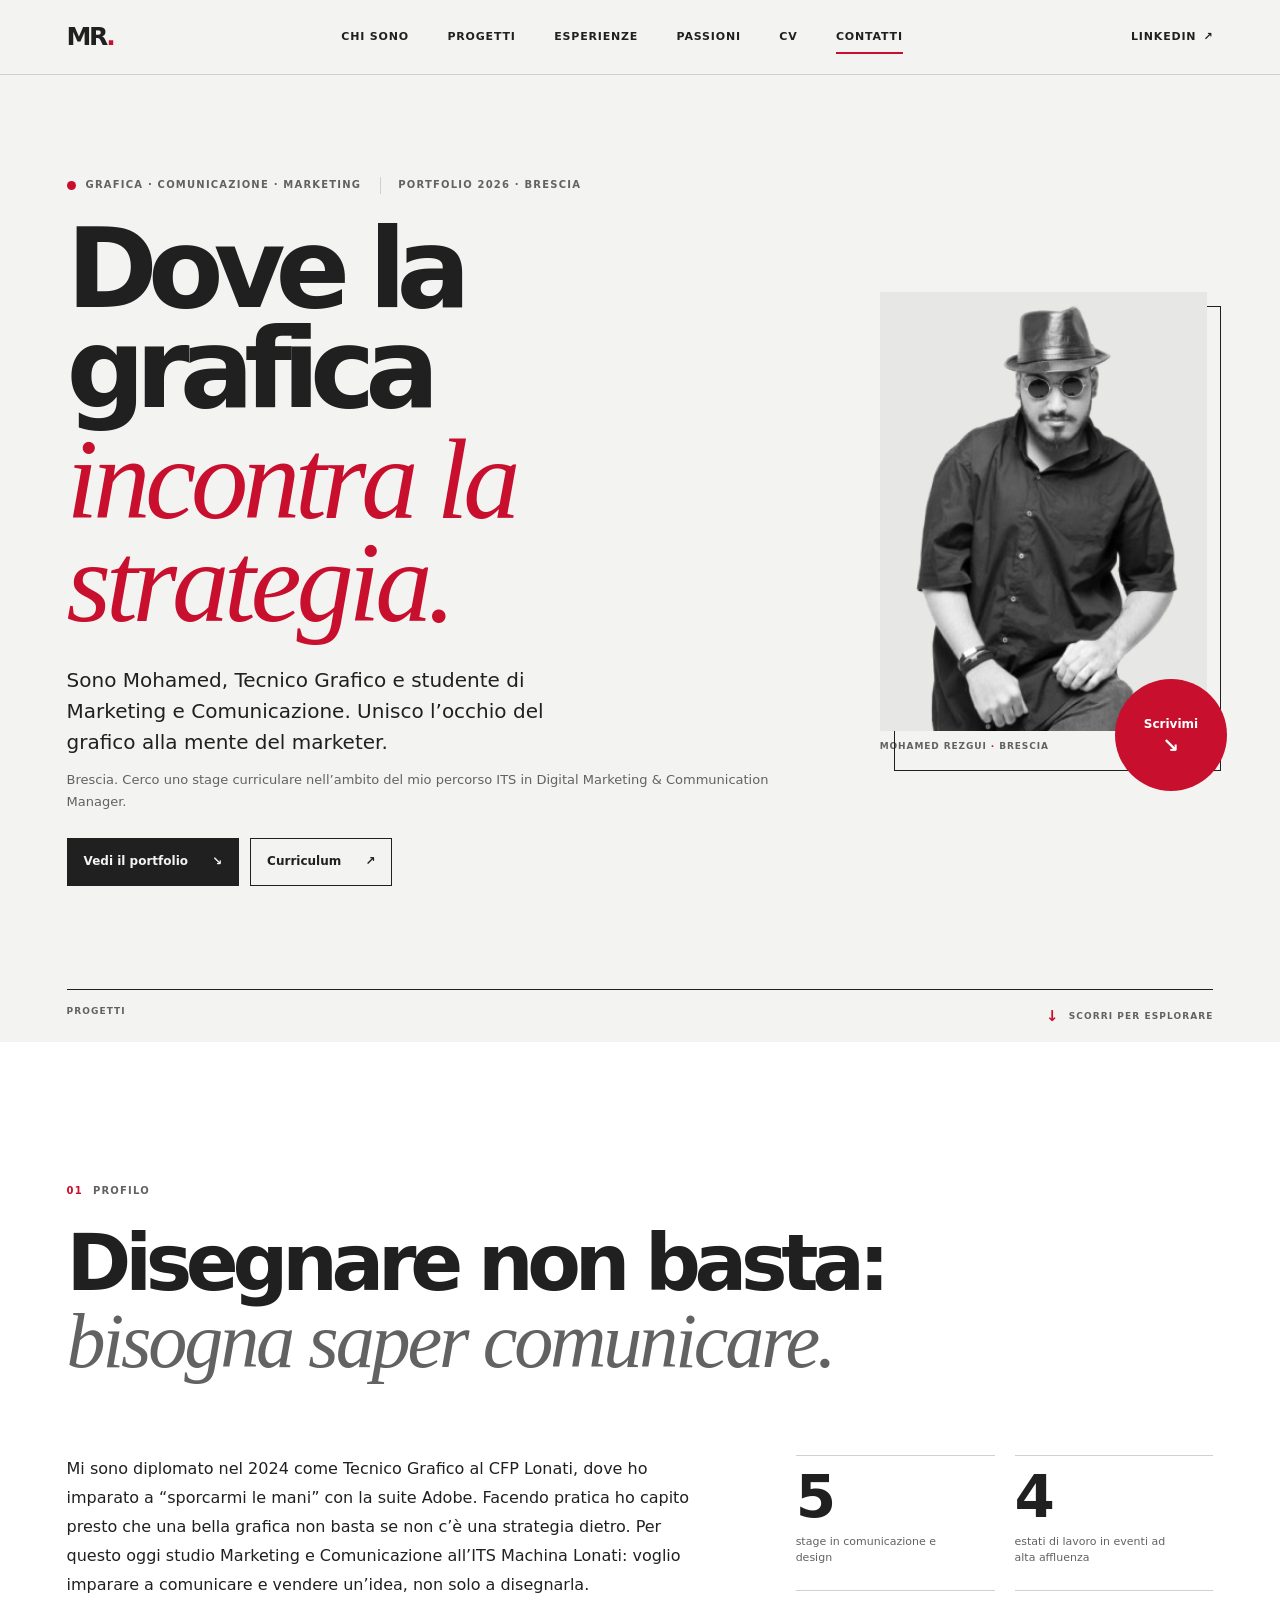
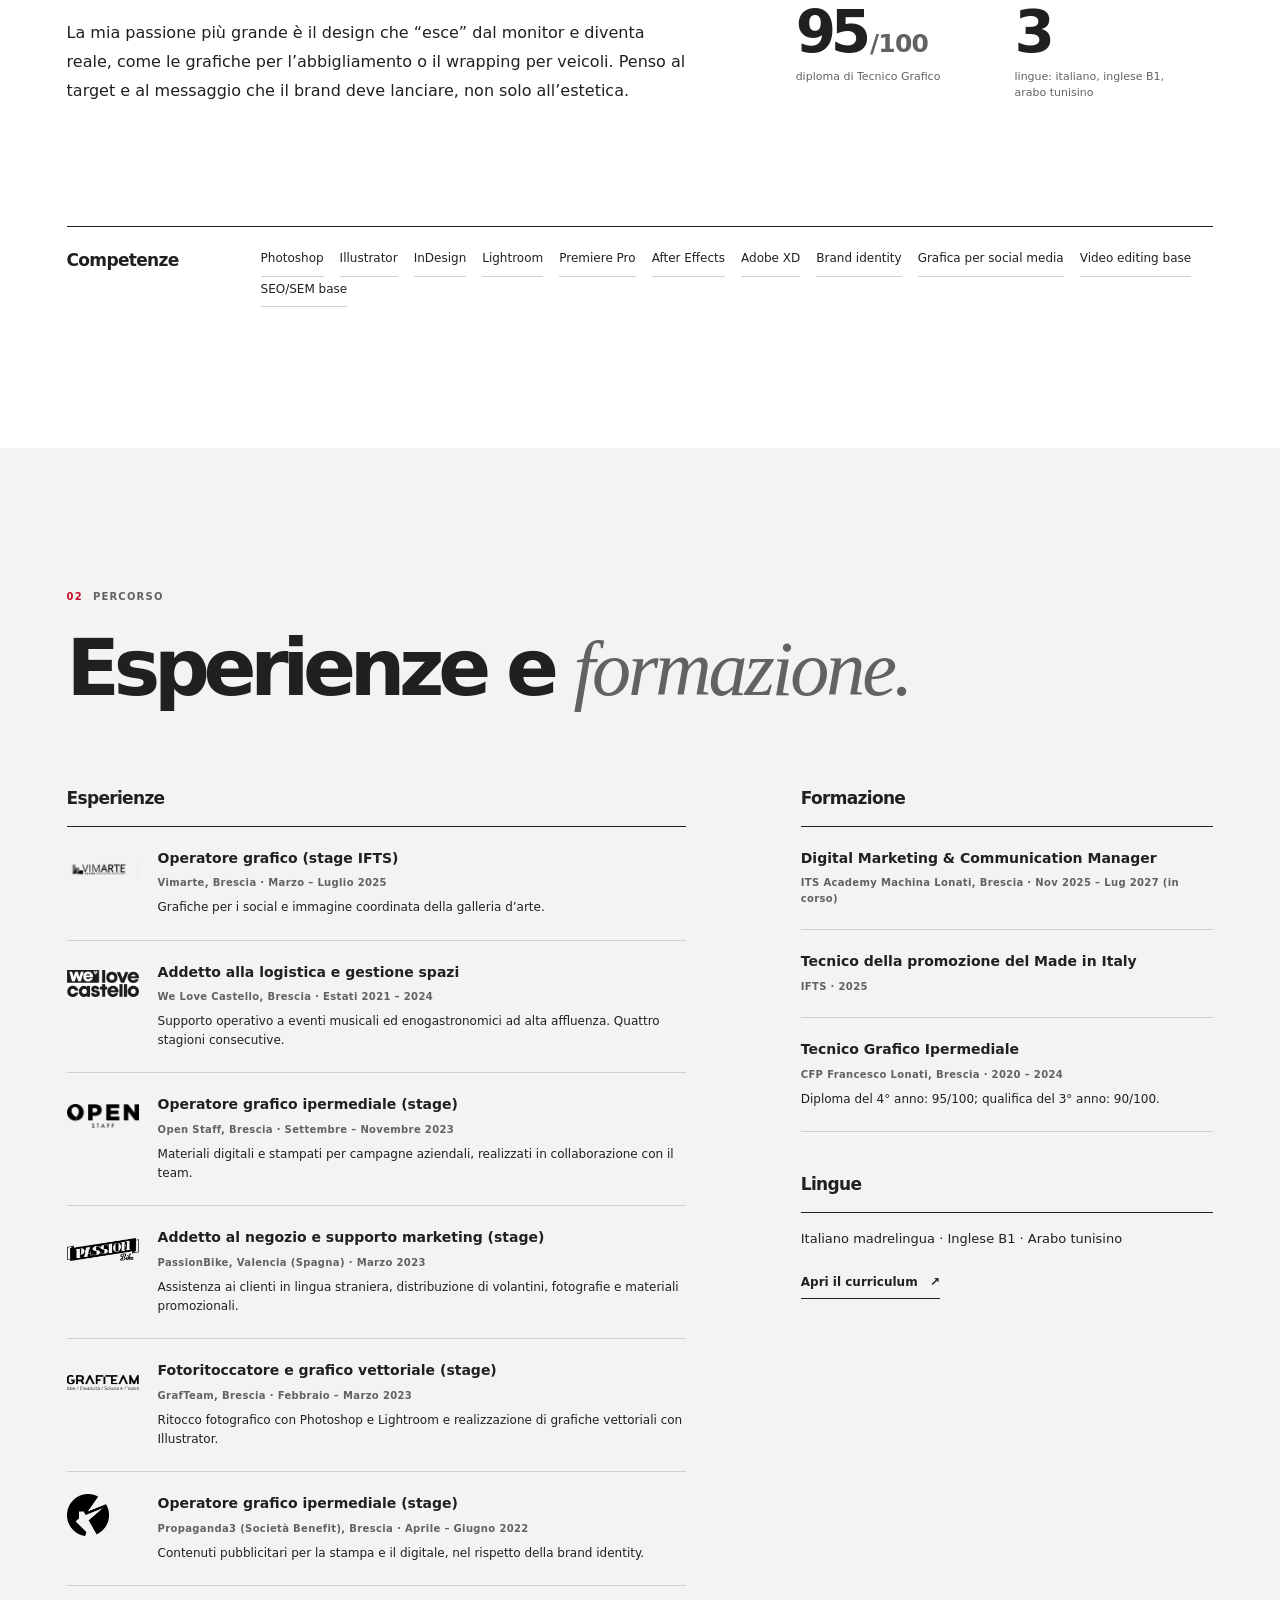
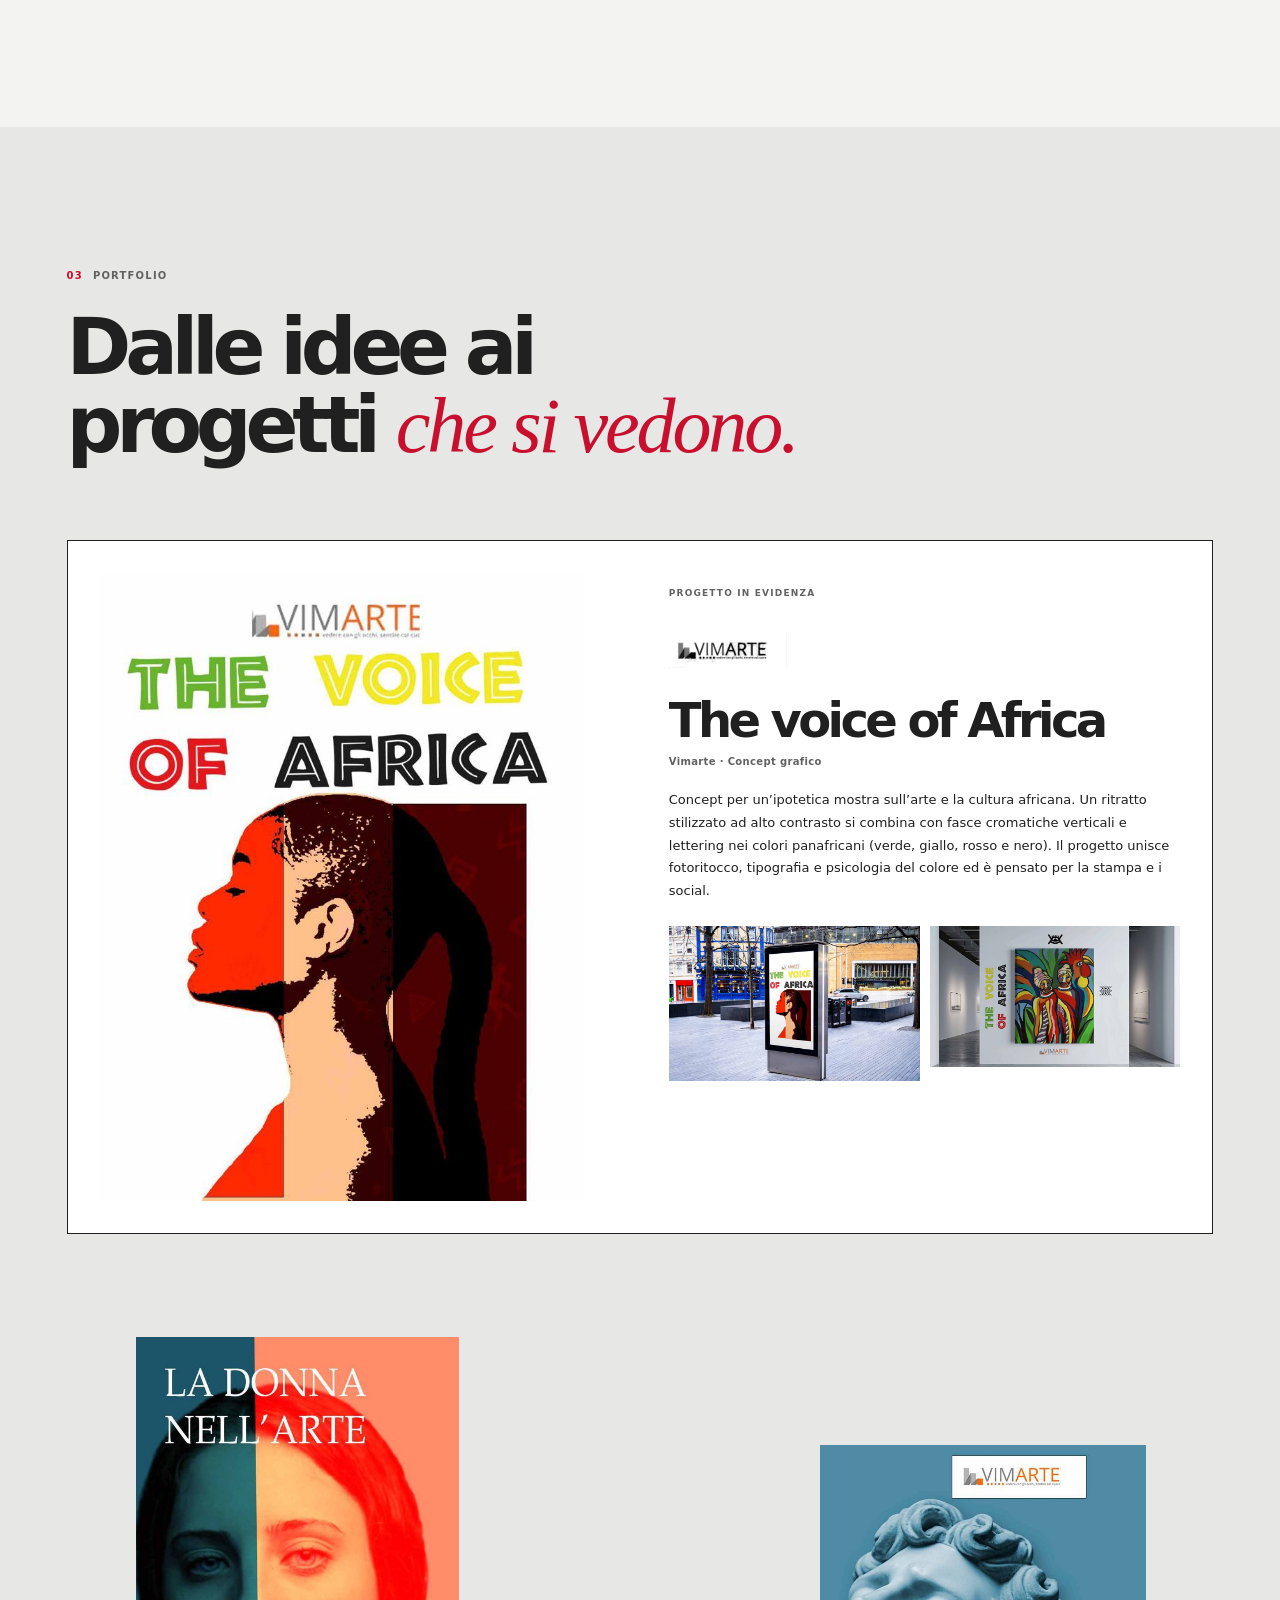
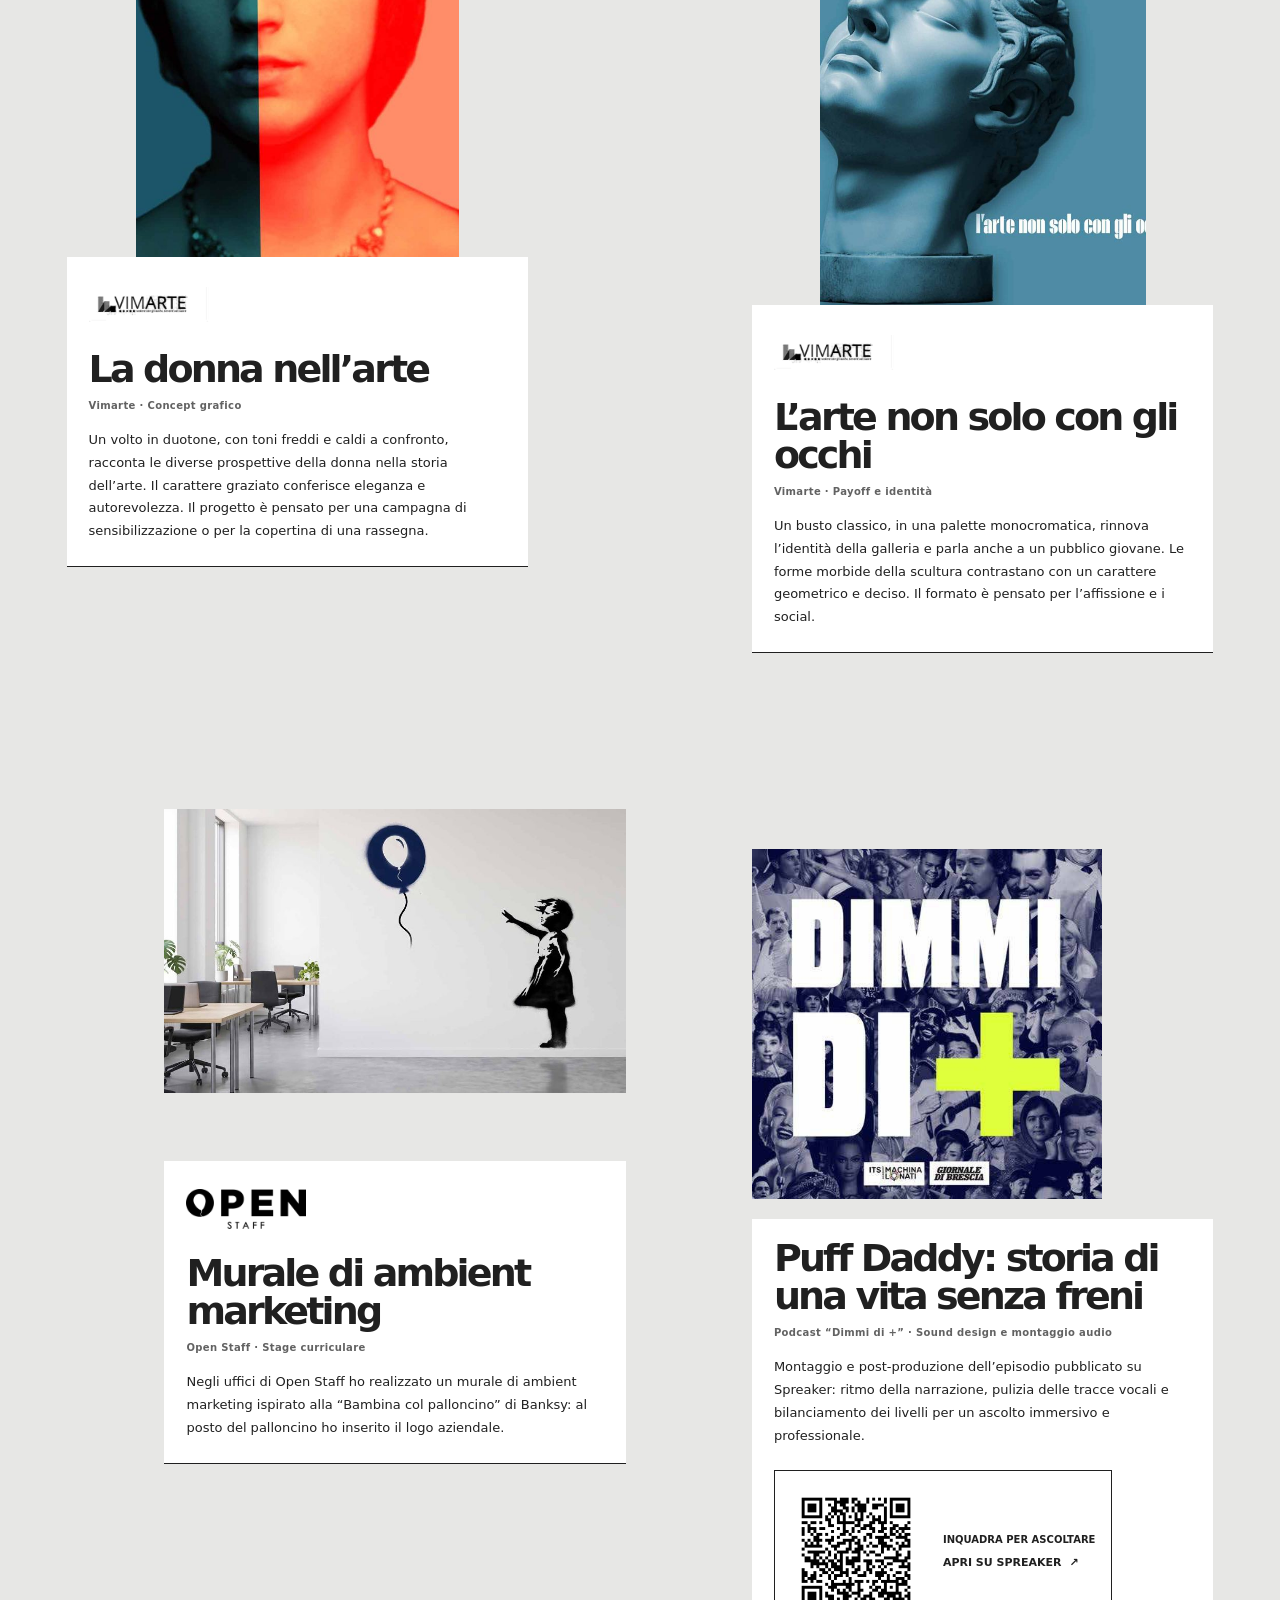
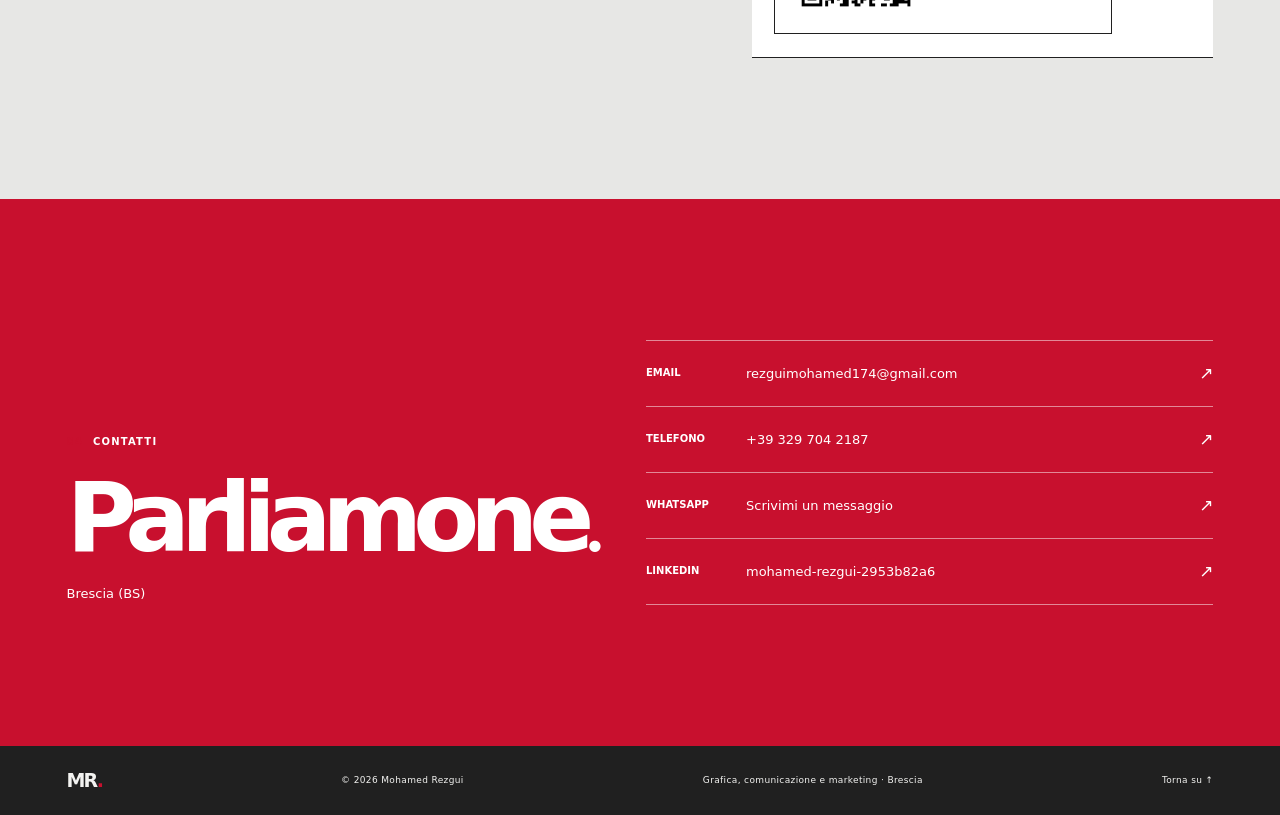
<file: index.html>
<!doctype html>
<html lang="it">
<head>
  <meta charset="utf-8">
  <meta name="viewport" content="width=device-width, initial-scale=1">
  <meta name="color-scheme" content="light">
  <meta name="description" content="Portfolio di Mohamed Rezgui: grafica, comunicazione e marketing. Progetti, esperienze e contatti da Brescia.">
  <meta name="theme-color" content="#f3f3f1">
  <meta property="og:type" content="website">
  <meta property="og:title" content="Mohamed Rezgui — Grafica, comunicazione e marketing">
  <meta property="og:description" content="Portfolio di Mohamed Rezgui: grafica, comunicazione e marketing. Progetti, esperienze e contatti da Brescia.">
  <title>Mohamed Rezgui — Grafica, comunicazione e marketing</title>
  <link rel="icon" type="image/svg+xml" href="assets/favicon.svg">
  <link rel="stylesheet" href="styles.css?v=20261105-ripetizioni">
  <script src="main.js?v=20261105-ux" defer></script>
</head>
<body>
  <a class="skip-link" href="#contenuto">Vai al contenuto</a>

  <header class="site-header">
    <div class="container header-inner">
      <a class="wordmark" href="#home" aria-label="Mohamed Rezgui, torna all'inizio">MR<span>.</span></a>
      <nav class="site-nav" id="site-nav" aria-label="Navigazione principale">
        <a href="#chi-sono">Chi sono</a>
        <a href="#progetti">Progetti</a>
        <a href="#esperienze">Esperienze</a>
        <a href="passioni.html">Passioni</a>
        <a href="cv.html">CV</a>
        <a href="#contatti">Contatti</a>
      </nav>
      <div class="header-actions">
        <a class="header-link" href="https://www.linkedin.com/in/mohamed-rezgui-2953b82a6" target="_blank" rel="noopener noreferrer">LinkedIn <span aria-hidden="true">↗</span></a>
        <button class="icon-button menu-toggle" type="button" aria-label="Apri il menu" aria-expanded="false" aria-controls="site-nav" data-menu-toggle>
          <span aria-hidden="true" data-menu-icon>+</span>
        </button>
      </div>
    </div>
  </header>

  <main id="contenuto">
    <section class="hero section-shell" id="home" aria-labelledby="hero-title">
      <div class="container hero-grid">
        <div class="hero-copy">
          <p class="eyebrow"><span class="eyebrow-mark" aria-hidden="true"></span> Grafica · Comunicazione · Marketing <span class="eyebrow-date">Portfolio 2026 · Brescia</span></p>
          <h1 id="hero-title">Dove la grafica <span>incontra la strategia.</span></h1>
          <p class="hero-intro">Sono Mohamed, Tecnico Grafico e studente di Marketing e Comunicazione. Unisco l’occhio del grafico alla mente del marketer.</p>
          <p class="hero-location">Brescia. Cerco uno stage curriculare nell’ambito del mio percorso ITS in Digital Marketing &amp; Communication Manager.</p>
          <div class="hero-actions">
            <a class="button button-dark" href="#progetti">Vedi il portfolio <span aria-hidden="true">↘</span></a>
            <a class="button button-outline" href="cv.html">Curriculum <span aria-hidden="true">↗</span></a>
          </div>
        </div>
        <div class="portrait-wrap">
          <div class="portrait-frame">
            <img src="assets/foto.png" alt="Ritratto di Mohamed Rezgui" width="290" height="389" fetchpriority="high">
          </div>
          <a class="portrait-stamp" href="#contatti" aria-label="Vai ai contatti">
            <span class="stamp-label">Scrivimi <span aria-hidden="true">↘</span></span>
          </a>
          <span class="portrait-index">Mohamed Rezgui <span>·</span> Brescia</span>
        </div>
      </div>
      <div class="container hero-bottom">
        <span>Progetti</span>
        <span class="scroll-cue"><span aria-hidden="true">↓</span> Scorri per esplorare</span>
      </div>
    </section>

    <section class="section-shell about-section" id="chi-sono" aria-labelledby="about-title">
      <div class="container">
        <div class="section-heading">
          <p class="eyebrow"><span class="section-number">01</span> Profilo</p>
          <h2 id="about-title">Disegnare non basta:<br><span>bisogna saper comunicare.</span></h2>
        </div>
        <div class="about-grid">
          <div class="about-copy">
            <p>Mi sono diplomato nel 2024 come Tecnico Grafico al CFP Lonati, dove ho imparato a “sporcarmi le mani” con la suite Adobe. Facendo pratica ho capito presto che una bella grafica non basta se non c’è una strategia dietro. Per questo oggi studio Marketing e Comunicazione all’ITS Machina Lonati: voglio imparare a comunicare e vendere un’idea, non solo a disegnarla.</p>
            <p>La mia passione più grande è il design che “esce” dal monitor e diventa reale, come le grafiche per l’abbigliamento o il wrapping per veicoli. Penso al target e al messaggio che il brand deve lanciare, non solo all’estetica.</p>
          </div>
          <div class="stats-grid" aria-label="Dati in sintesi">
            <div class="stat"><span class="stat-number">5</span><p>stage in comunicazione e design</p></div>
            <div class="stat"><span class="stat-number">4</span><p>estati di lavoro in eventi ad alta affluenza</p></div>
            <div class="stat"><span class="stat-number">95<span class="stat-suffix">/100</span></span><p>diploma di Tecnico Grafico</p></div>
            <div class="stat"><span class="stat-number">3</span><p>lingue: italiano, inglese B1, arabo tunisino</p></div>
          </div>
        </div>
        <div class="skills-row">
          <h3>Competenze</h3>
          <ul class="skill-list">
            <li>Photoshop</li><li>Illustrator</li><li>InDesign</li><li>Lightroom</li><li>Premiere Pro</li><li>After Effects</li><li>Adobe XD</li><li>Brand identity</li><li>Grafica per social media</li><li>Video editing base</li><li>SEO/SEM base</li>
          </ul>
        </div>
      </div>
    </section>

    <section class="section-shell experience-section" id="esperienze" aria-labelledby="experience-title">
      <div class="container">
        <div class="section-heading">
          <p class="eyebrow"><span class="section-number">02</span> Percorso</p>
          <h2 id="experience-title">Esperienze e <span>formazione.</span></h2>
        </div>
        <div class="resume-grid">
          <div>
            <h3 class="subheading">Esperienze</h3>
            <ol class="timeline">
              <li>
                <img class="company-logo" src="assets/logo_vim.png" alt="Logo Vimarte" width="90" height="48" loading="lazy">
                <div><h4>Operatore grafico (stage IFTS)</h4><p class="timeline-meta">Vimarte, Brescia · Marzo – Luglio 2025</p><p>Grafiche per i social e immagine coordinata della galleria d’arte.</p></div>
              </li>
              <li>
                <img class="company-logo" src="assets/logo_we-love-castello.png" alt="Logo We Love Castello" width="800" height="296" loading="lazy">
                <div><h4>Addetto alla logistica e gestione spazi</h4><p class="timeline-meta">We Love Castello, Brescia · Estati 2021 – 2024</p><p>Supporto operativo a eventi musicali ed enogastronomici ad alta affluenza. Quattro stagioni consecutive.</p></div>
              </li>
              <li>
                <img class="company-logo" src="assets/logo_open.png" alt="Logo Open Staff" width="90" height="40" loading="lazy">
                <div><h4>Operatore grafico ipermediale (stage)</h4><p class="timeline-meta">Open Staff, Brescia · Settembre – Novembre 2023</p><p>Materiali digitali e stampati per campagne aziendali, realizzati in collaborazione con il team.</p></div>
              </li>
              <li>
                <img class="company-logo" src="assets/logo_passion.png" alt="Logo PassionBike" width="90" height="44" loading="lazy">
                <div><h4>Addetto al negozio e supporto marketing (stage)</h4><p class="timeline-meta">PassionBike, Valencia (Spagna) · Marzo 2023</p><p>Assistenza ai clienti in lingua straniera, distribuzione di volantini, fotografie e materiali promozionali.</p></div>
              </li>
              <li>
                <img class="company-logo" src="assets/logo_graf.png" alt="Logo GrafTeam" width="90" height="40" loading="lazy">
                <div><h4>Fotoritoccatore e grafico vettoriale (stage)</h4><p class="timeline-meta">GrafTeam, Brescia · Febbraio – Marzo 2023</p><p>Ritocco fotografico con Photoshop e Lightroom e realizzazione di grafiche vettoriali con Illustrator.</p></div>
              </li>
              <li>
                <img class="company-logo" src="assets/logo_prop.png" alt="Logo Propaganda3" width="90" height="48" loading="lazy">
                <div><h4>Operatore grafico ipermediale (stage)</h4><p class="timeline-meta">Propaganda3 (Società Benefit), Brescia · Aprile – Giugno 2022</p><p>Contenuti pubblicitari per la stampa e il digitale, nel rispetto della brand identity.</p></div>
              </li>
            </ol>
          </div>
          <div class="education-column">
            <h3 class="subheading">Formazione</h3>
            <ol class="timeline">
              <li><div><h4>Digital Marketing &amp; Communication Manager</h4><p class="timeline-meta">ITS Academy Machina Lonati, Brescia · Nov 2025 – Lug 2027 (in corso)</p></div></li>
              <li><div><h4>Tecnico della promozione del Made in Italy</h4><p class="timeline-meta">IFTS · 2025</p></div></li>
              <li><div><h4>Tecnico Grafico Ipermediale</h4><p class="timeline-meta">CFP Francesco Lonati, Brescia · 2020 – 2024</p><p>Diploma del 4° anno: 95/100; qualifica del 3° anno: 90/100.</p></div></li>
            </ol>
            <div class="languages">
              <h3 class="subheading">Lingue</h3>
              <p>Italiano madrelingua · Inglese B1 · Arabo tunisino</p>
            </div>
            <a class="text-link" href="cv.html">Apri il curriculum <span aria-hidden="true">↗</span></a>
          </div>
        </div>
      </div>
    </section>

    <section class="section-shell projects-section" id="progetti" aria-labelledby="projects-title">
      <div class="container">
        <div class="section-heading projects-heading">
          <div>
            <p class="eyebrow"><span class="section-number">03</span> Portfolio</p>
            <h2 id="projects-title">Dalle idee ai progetti <span>che si vedono.</span></h2>
          </div>
        </div>

        <article class="project project-featured">
          <div class="project-image featured-image"><a class="project-image-link" href="assets/africa.jpeg" data-lightbox aria-label="Ingrandisci: poster The voice of Africa"><img src="assets/africa.jpeg" alt="Poster The voice of Africa" width="900" height="1161" loading="lazy"></a></div>
          <div class="project-copy">
            <p class="project-kicker">Progetto in evidenza</p>
            <img class="company-logo project-logo" src="assets/logo_vim.png" alt="Logo Vimarte" width="90" height="48" loading="lazy">
            <h3>The voice of Africa</h3>
            <p class="project-meta">Vimarte · Concept grafico</p>
            <p>Concept per un’ipotetica mostra sull’arte e la cultura africana. Un ritratto stilizzato ad alto contrasto si combina con fasce cromatiche verticali e lettering nei colori panafricani (verde, giallo, rosso e nero). Il progetto unisce fotoritocco, tipografia e psicologia del colore ed è pensato per la stampa e i social.</p>
            <div class="project-gallery">
              <a class="project-image-link" href="assets/totem.jpeg" data-lightbox aria-label="Ingrandisci: poster The voice of Africa su totem urbano"><img src="assets/totem.jpeg" alt="Poster The voice of Africa su totem urbano" width="900" height="558" loading="lazy"></a>
              <a class="project-image-link" href="assets/galleria.jpeg" data-lightbox aria-label="Ingrandisci: mockup del poster The voice of Africa in galleria"><img src="assets/galleria.jpeg" alt="Mockup del poster The voice of Africa in galleria" width="900" height="507" loading="lazy"></a>
            </div>
          </div>
        </article>

        <div class="project-grid">
          <article class="project">
            <div class="project-image"><a class="project-image-link" href="assets/donna.jpeg" data-lightbox aria-label="Ingrandisci: poster La donna nell’arte"><img src="assets/donna.jpeg" alt="Poster La donna nell’arte" width="838" height="1350" loading="lazy"></a></div>
            <img class="company-logo project-logo" src="assets/logo_vim.png" alt="Logo Vimarte" width="90" height="48" loading="lazy">
            <h3>La donna nell’arte</h3>
            <p class="project-meta">Vimarte · Concept grafico</p>
            <p>Un volto in duotone, con toni freddi e caldi a confronto, racconta le diverse prospettive della donna nella storia dell’arte. Il carattere graziato conferisce eleganza e autorevolezza. Il progetto è pensato per una campagna di sensibilizzazione o per la copertina di una rassegna.</p>
          </article>
          <article class="project">
            <div class="project-image"><a class="project-image-link" href="assets/arte.jpeg" data-lightbox aria-label="Ingrandisci: poster L’arte non solo con gli occhi"><img src="assets/arte.jpeg" alt="Poster L’arte non solo con gli occhi" width="900" height="1270" loading="lazy"></a></div>
            <img class="company-logo project-logo" src="assets/logo_vim.png" alt="Logo Vimarte" width="90" height="48" loading="lazy">
            <h3>L’arte non solo con gli occhi</h3>
            <p class="project-meta">Vimarte · Payoff e identità</p>
            <p>Un busto classico, in una palette monocromatica, rinnova l’identità della galleria e parla anche a un pubblico giovane. Le forme morbide della scultura contrastano con un carattere geometrico e deciso. Il formato è pensato per l’affissione e i social.</p>
          </article>
          <article class="project">
            <div class="project-image"><a class="project-image-link" href="assets/murale.jpeg" data-lightbox aria-label="Ingrandisci: murale negli uffici Open Staff"><img src="assets/murale.jpeg" alt="Murale ispirato a Banksy negli uffici Open Staff" width="900" height="555" loading="lazy"></a></div>
            <img class="company-logo project-logo" src="assets/logo_open.png" alt="Logo Open Staff" width="90" height="40" loading="lazy">
            <h3>Murale di ambient marketing</h3>
            <p class="project-meta">Open Staff · Stage curriculare</p>
            <p>Negli uffici di Open Staff ho realizzato un murale di ambient marketing ispirato alla “Bambina col palloncino” di Banksy: al posto del palloncino ho inserito il logo aziendale.</p>
          </article>
          <article class="project podcast-project">
            <div class="project-image project-image-square"><a class="project-image-link" href="assets/podcast.jpeg" data-lightbox aria-label="Ingrandisci: copertina del podcast Dimmi di +"><img src="assets/podcast.jpeg" alt="Copertina del podcast Dimmi di +" width="480" height="480" loading="lazy"></a></div>
            <h3>Puff Daddy: storia di una vita senza freni</h3>
            <p class="project-meta">Podcast “Dimmi di +” · Sound design e montaggio audio</p>
            <p>Montaggio e post-produzione dell’episodio pubblicato su Spreaker: ritmo della narrazione, pulizia delle tracce vocali e bilanciamento dei livelli per un ascolto immersivo e professionale.</p>
            <a class="podcast-listen" href="https://www.spreaker.com/episode/puff-daddy-storia-di-un-vita-senza-freni--72649518" target="_blank" rel="noopener noreferrer">
              <img src="assets/podcast-qr.png" alt="Codice QR per aprire l’episodio su Spreaker" width="216" height="216" loading="lazy">
              <span>Inquadra per ascoltare <strong>Apri su Spreaker <span aria-hidden="true">↗</span></strong></span>
            </a>
          </article>
        </div>
      </div>
    </section>

    <section class="section-shell contact-section" id="contatti" aria-labelledby="contact-title">
      <div class="container contact-grid">
        <div>
          <p class="eyebrow"><span class="section-number">04</span> Contatti</p>
          <h2 id="contact-title">Parliamone<span>.</span></h2>
          <p class="contact-intro">Brescia (BS)</p>
        </div>
        <div class="contact-list" aria-label="Recapiti">
          <a href="mailto:rezguimohamed174@gmail.com"><span>Email</span><strong>rezguimohamed174@gmail.com</strong><span class="contact-arrow" aria-hidden="true">↗</span></a>
          <a href="tel:+393297042187"><span>Telefono</span><strong>+39 329 704 2187</strong><span class="contact-arrow" aria-hidden="true">↗</span></a>
          <a href="https://wa.me/393297042187" target="_blank" rel="noopener noreferrer"><span>WhatsApp</span><strong>Scrivimi un messaggio</strong><span class="contact-arrow" aria-hidden="true">↗</span></a>
          <a href="https://www.linkedin.com/in/mohamed-rezgui-2953b82a6" target="_blank" rel="noopener noreferrer"><span>LinkedIn</span><strong>mohamed-rezgui-2953b82a6</strong><span class="contact-arrow" aria-hidden="true">↗</span></a>
        </div>
      </div>
    </section>
  </main>

  <footer class="site-footer">
    <div class="container footer-inner">
      <a class="wordmark" href="#home" aria-label="Torna all'inizio">MR<span>.</span></a>
      <p>© 2026 Mohamed Rezgui</p>
      <p>Grafica, comunicazione e marketing · Brescia</p>
      <a class="back-to-top" href="#home">Torna su ↑</a>
    </div>
  </footer>

  <dialog class="project-lightbox" data-project-lightbox aria-labelledby="project-lightbox-title">
    <div class="lightbox-toolbar">
      <p id="project-lightbox-title">Anteprima progetto</p>
      <button class="lightbox-close" type="button" aria-label="Chiudi l’anteprima">Chiudi <span aria-hidden="true">×</span></button>
    </div>
    <figure>
      <img data-lightbox-image alt="">
      <figcaption data-lightbox-caption></figcaption>
    </figure>
  </dialog>
</body>
</html>
</file>
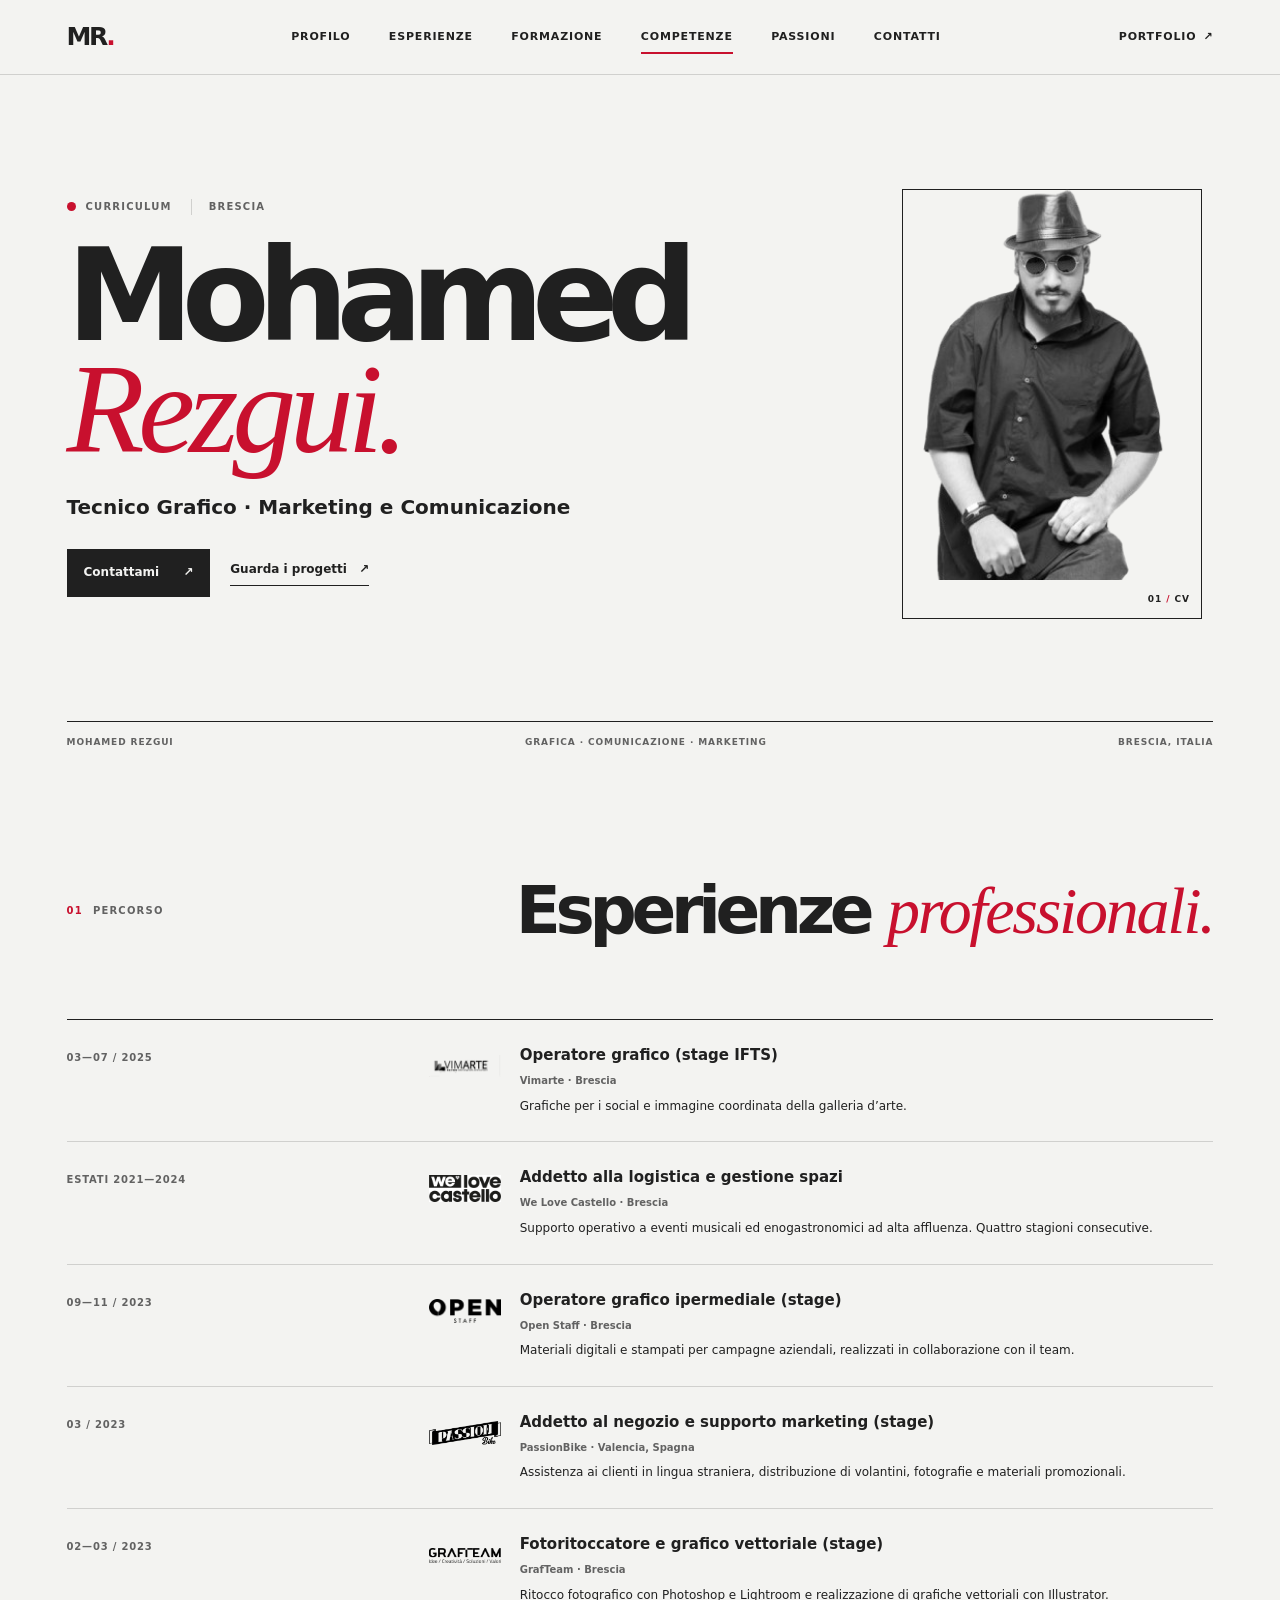
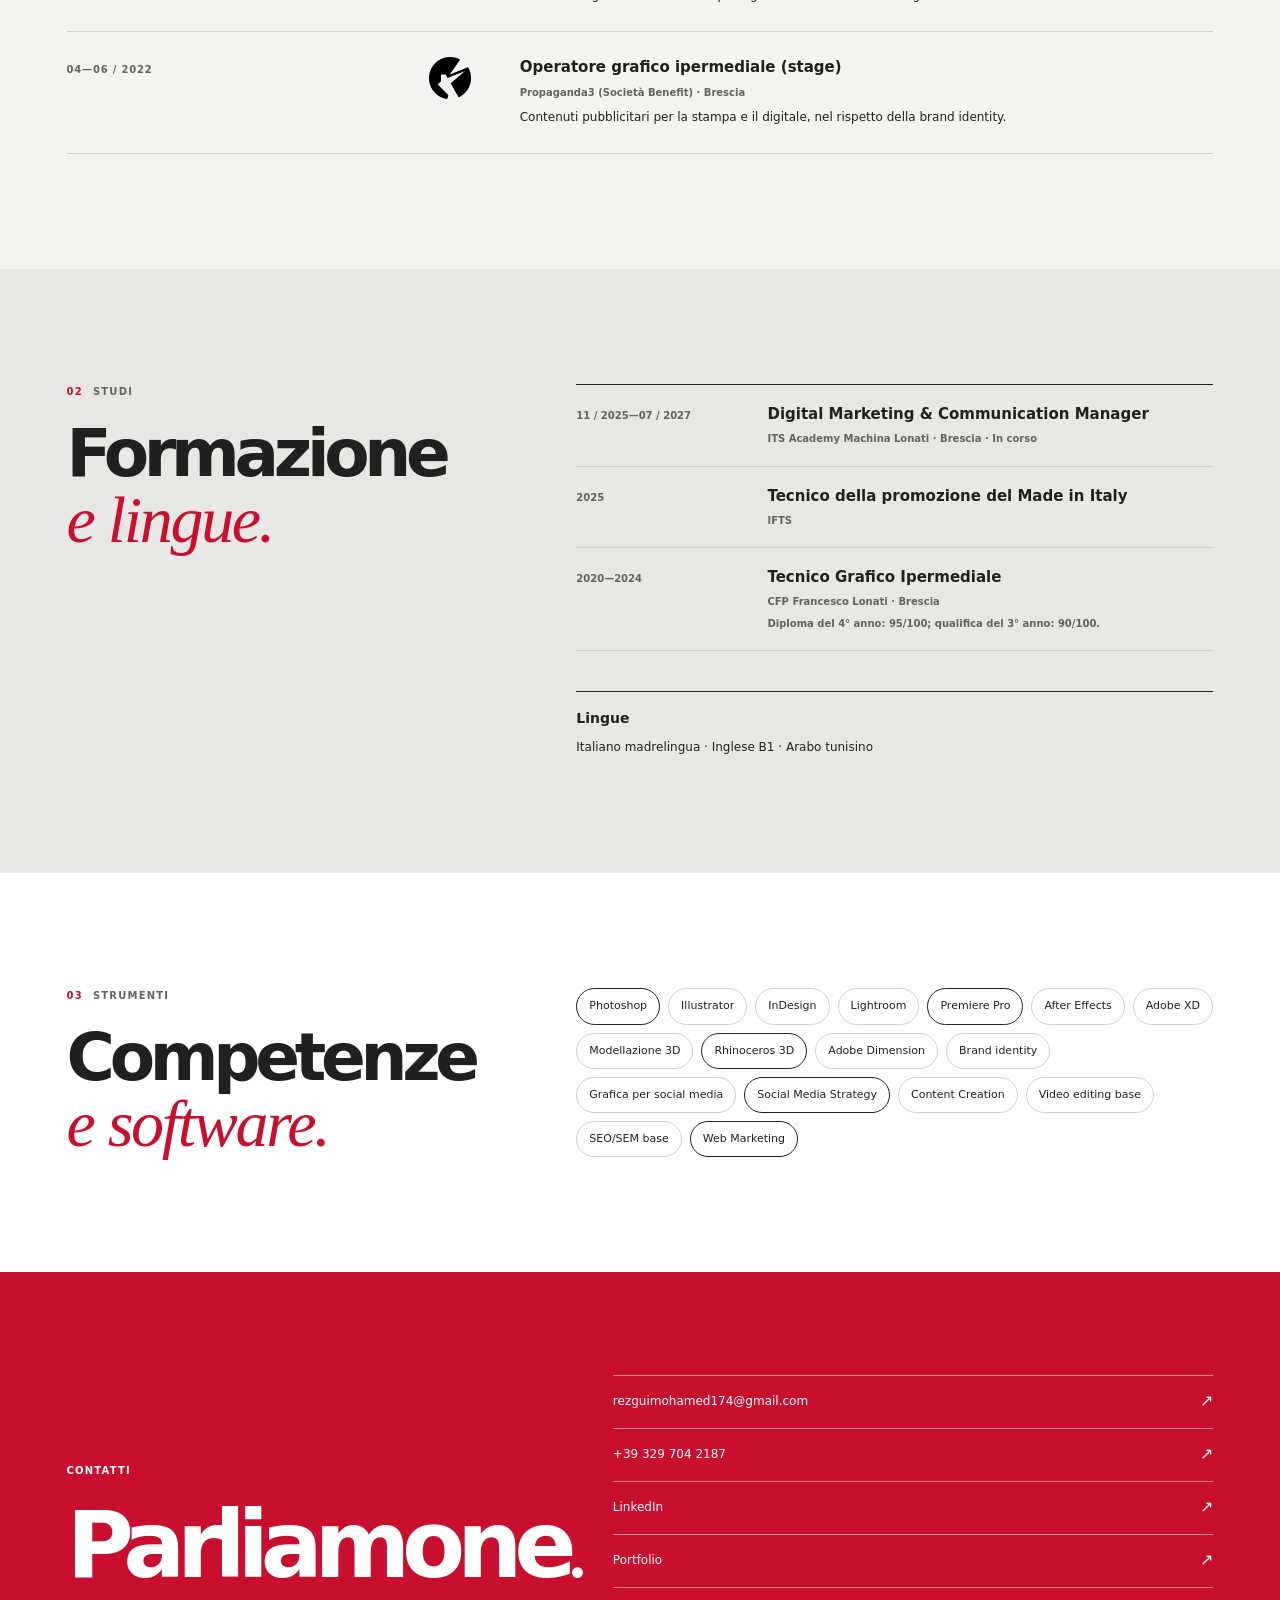
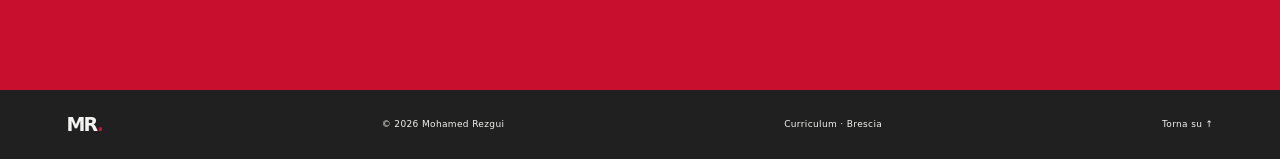
<file: cv.html>
<!doctype html>
<html lang="it">
<head>
  <meta charset="utf-8">
  <meta name="viewport" content="width=device-width, initial-scale=1">
  <meta name="color-scheme" content="light">
  <meta name="description" content="Curriculum di Mohamed Rezgui: esperienze, formazione, competenze in grafica, comunicazione e marketing.">
  <meta name="theme-color" content="#f3f3f1">
  <meta property="og:type" content="website">
  <meta property="og:title" content="Curriculum — Mohamed Rezgui">
  <meta property="og:description" content="Esperienze, formazione e competenze di Mohamed Rezgui.">
  <title>Curriculum — Mohamed Rezgui</title>
  <link rel="icon" type="image/svg+xml" href="assets/favicon.svg">
  <link rel="stylesheet" href="styles.css?v=20261105-ripetizioni">
  <script src="main.js?v=20261105-ux" defer></script>
</head>
<body>
  <a class="skip-link" href="#contenuto">Vai al contenuto</a>

  <header class="site-header">
    <div class="container header-inner">
      <a class="wordmark" href="index.html#home" aria-label="Mohamed Rezgui, torna alla home">MR<span>.</span></a>
      <nav class="site-nav" id="site-nav" aria-label="Navigazione principale">
        <a href="index.html#chi-sono">Profilo</a>
        <a href="#cv-esperienze">Esperienze</a>
        <a href="#cv-formazione">Formazione</a>
        <a href="#cv-competenze">Competenze</a>
        <a href="passioni.html">Passioni</a>
        <a href="index.html#contatti">Contatti</a>
      </nav>
      <div class="header-actions">
        <a class="header-link" href="index.html#progetti">Portfolio <span aria-hidden="true">↗</span></a>
        <button class="icon-button menu-toggle" type="button" aria-label="Apri il menu" aria-expanded="false" aria-controls="site-nav" data-menu-toggle>
          <span aria-hidden="true" data-menu-icon>+</span>
        </button>
      </div>
    </div>
  </header>

  <main id="contenuto" class="cv-page">
    <section class="cv-intro section-shell" aria-labelledby="cv-title">
      <div class="container cv-intro-grid">
        <div class="cv-intro-copy">
          <p class="eyebrow"><span class="eyebrow-mark" aria-hidden="true"></span> Curriculum <span class="eyebrow-date">Brescia</span></p>
          <h1 id="cv-title">Mohamed <span>Rezgui.</span></h1>
          <p class="cv-role">Tecnico Grafico · Marketing e Comunicazione</p>
          <div class="cv-intro-links">
            <a class="button button-dark" href="mailto:rezguimohamed174@gmail.com">Contattami <span aria-hidden="true">↗</span></a>
            <a class="text-link" href="index.html#progetti">Guarda i progetti <span aria-hidden="true">↗</span></a>
          </div>
        </div>
        <div class="cv-portrait">
          <img src="assets/foto.png" alt="Ritratto di Mohamed Rezgui" width="290" height="389">
          <span>01 <span aria-hidden="true">/</span> CV</span>
        </div>
      </div>
      <div class="container cv-rule">
        <span>Mohamed Rezgui</span>
        <span>Grafica · Comunicazione · Marketing</span>
        <span>Brescia, Italia</span>
      </div>
    </section>

    <section class="cv-experience section-shell" id="cv-esperienze" aria-labelledby="cv-experience-title">
      <div class="container">
        <div class="cv-section-head">
          <p class="eyebrow"><span class="section-number">01</span> Percorso</p>
          <h2 id="cv-experience-title">Esperienze <span>professionali.</span></h2>
        </div>
        <ol class="cv-timeline">
          <li>
            <span class="cv-date">03—07 / 2025</span>
            <div class="cv-entry">
              <img class="company-logo" src="assets/logo_vim.png" alt="Logo Vimarte" width="90" height="48" loading="lazy">
              <div><h3>Operatore grafico (stage IFTS)</h3><p class="cv-meta">Vimarte · Brescia</p><p>Grafiche per i social e immagine coordinata della galleria d’arte.</p></div>
            </div>
          </li>
          <li>
            <span class="cv-date">ESTATI 2021—2024</span>
            <div class="cv-entry">
              <img class="company-logo" src="assets/logo_we-love-castello.png" alt="Logo We Love Castello" width="800" height="296" loading="lazy">
              <div><h3>Addetto alla logistica e gestione spazi</h3><p class="cv-meta">We Love Castello · Brescia</p><p>Supporto operativo a eventi musicali ed enogastronomici ad alta affluenza. Quattro stagioni consecutive.</p></div>
            </div>
          </li>
          <li>
            <span class="cv-date">09—11 / 2023</span>
            <div class="cv-entry">
              <img class="company-logo" src="assets/logo_open.png" alt="Logo Open Staff" width="90" height="40" loading="lazy">
              <div><h3>Operatore grafico ipermediale (stage)</h3><p class="cv-meta">Open Staff · Brescia</p><p>Materiali digitali e stampati per campagne aziendali, realizzati in collaborazione con il team.</p></div>
            </div>
          </li>
          <li>
            <span class="cv-date">03 / 2023</span>
            <div class="cv-entry">
              <img class="company-logo" src="assets/logo_passion.png" alt="Logo PassionBike" width="90" height="44" loading="lazy">
              <div><h3>Addetto al negozio e supporto marketing (stage)</h3><p class="cv-meta">PassionBike · Valencia, Spagna</p><p>Assistenza ai clienti in lingua straniera, distribuzione di volantini, fotografie e materiali promozionali.</p></div>
            </div>
          </li>
          <li>
            <span class="cv-date">02—03 / 2023</span>
            <div class="cv-entry">
              <img class="company-logo" src="assets/logo_graf.png" alt="Logo GrafTeam" width="90" height="40" loading="lazy">
              <div><h3>Fotoritoccatore e grafico vettoriale (stage)</h3><p class="cv-meta">GrafTeam · Brescia</p><p>Ritocco fotografico con Photoshop e Lightroom e realizzazione di grafiche vettoriali con Illustrator.</p></div>
            </div>
          </li>
          <li>
            <span class="cv-date">04—06 / 2022</span>
            <div class="cv-entry">
              <img class="company-logo" src="assets/logo_prop.png" alt="Logo Propaganda3" width="90" height="48" loading="lazy">
              <div><h3>Operatore grafico ipermediale (stage)</h3><p class="cv-meta">Propaganda3 (Società Benefit) · Brescia</p><p>Contenuti pubblicitari per la stampa e il digitale, nel rispetto della brand identity.</p></div>
            </div>
          </li>
        </ol>
      </div>
    </section>

    <section class="cv-education section-shell" id="cv-formazione" aria-labelledby="cv-education-title">
      <div class="container cv-education-grid">
        <div>
          <p class="eyebrow"><span class="section-number">02</span> Studi</p>
          <h2 id="cv-education-title">Formazione <span>e lingue.</span></h2>
        </div>
        <div>
          <ol class="cv-education-list">
            <li><span>11 / 2025—07 / 2027</span><div><h3>Digital Marketing &amp; Communication Manager</h3><p>ITS Academy Machina Lonati · Brescia · In corso</p></div></li>
            <li><span>2025</span><div><h3>Tecnico della promozione del Made in Italy</h3><p>IFTS</p></div></li>
            <li><span>2020—2024</span><div><h3>Tecnico Grafico Ipermediale</h3><p>CFP Francesco Lonati · Brescia</p><p>Diploma del 4° anno: 95/100; qualifica del 3° anno: 90/100.</p></div></li>
          </ol>
          <div class="cv-languages">
            <h3>Lingue</h3>
            <p>Italiano madrelingua · Inglese B1 · Arabo tunisino</p>
          </div>
        </div>
      </div>
    </section>

    <section class="cv-skills section-shell" id="cv-competenze" aria-labelledby="cv-skills-title">
      <div class="container cv-skills-grid">
        <div>
          <p class="eyebrow"><span class="section-number">03</span> Strumenti</p>
          <h2 id="cv-skills-title">Competenze <span>e software.</span></h2>
        </div>
        <ul class="cv-skill-list">
          <li>Photoshop</li><li>Illustrator</li><li>InDesign</li><li>Lightroom</li><li>Premiere Pro</li><li>After Effects</li><li>Adobe XD</li><li>Modellazione 3D</li><li>Rhinoceros 3D</li><li>Adobe Dimension</li><li>Brand identity</li><li>Grafica per social media</li><li>Social Media Strategy</li><li>Content Creation</li><li>Video editing base</li><li>SEO/SEM base</li><li>Web Marketing</li>
        </ul>
      </div>
    </section>

    <section class="cv-contact section-shell" aria-labelledby="cv-contact-title">
      <div class="container cv-contact-inner">
        <div>
          <p class="eyebrow">Contatti</p>
          <h2 id="cv-contact-title">Parliamone<span>.</span></h2>
        </div>
        <div class="cv-contact-links">
          <a href="mailto:rezguimohamed174@gmail.com">rezguimohamed174@gmail.com <span aria-hidden="true">↗</span></a>
          <a href="tel:+393297042187">+39 329 704 2187 <span aria-hidden="true">↗</span></a>
          <a href="https://www.linkedin.com/in/mohamed-rezgui-2953b82a6" target="_blank" rel="noopener noreferrer">LinkedIn <span aria-hidden="true">↗</span></a>
          <a href="index.html#progetti">Portfolio <span aria-hidden="true">↗</span></a>
        </div>
      </div>
    </section>
  </main>

  <footer class="site-footer">
    <div class="container footer-inner">
      <a class="wordmark" href="index.html#home" aria-label="Torna alla home">MR<span>.</span></a>
      <p>© 2026 Mohamed Rezgui</p>
      <p>Curriculum · Brescia</p>
      <a class="back-to-top" href="#contenuto">Torna su ↑</a>
    </div>
  </footer>
</body>
</html>
</file>
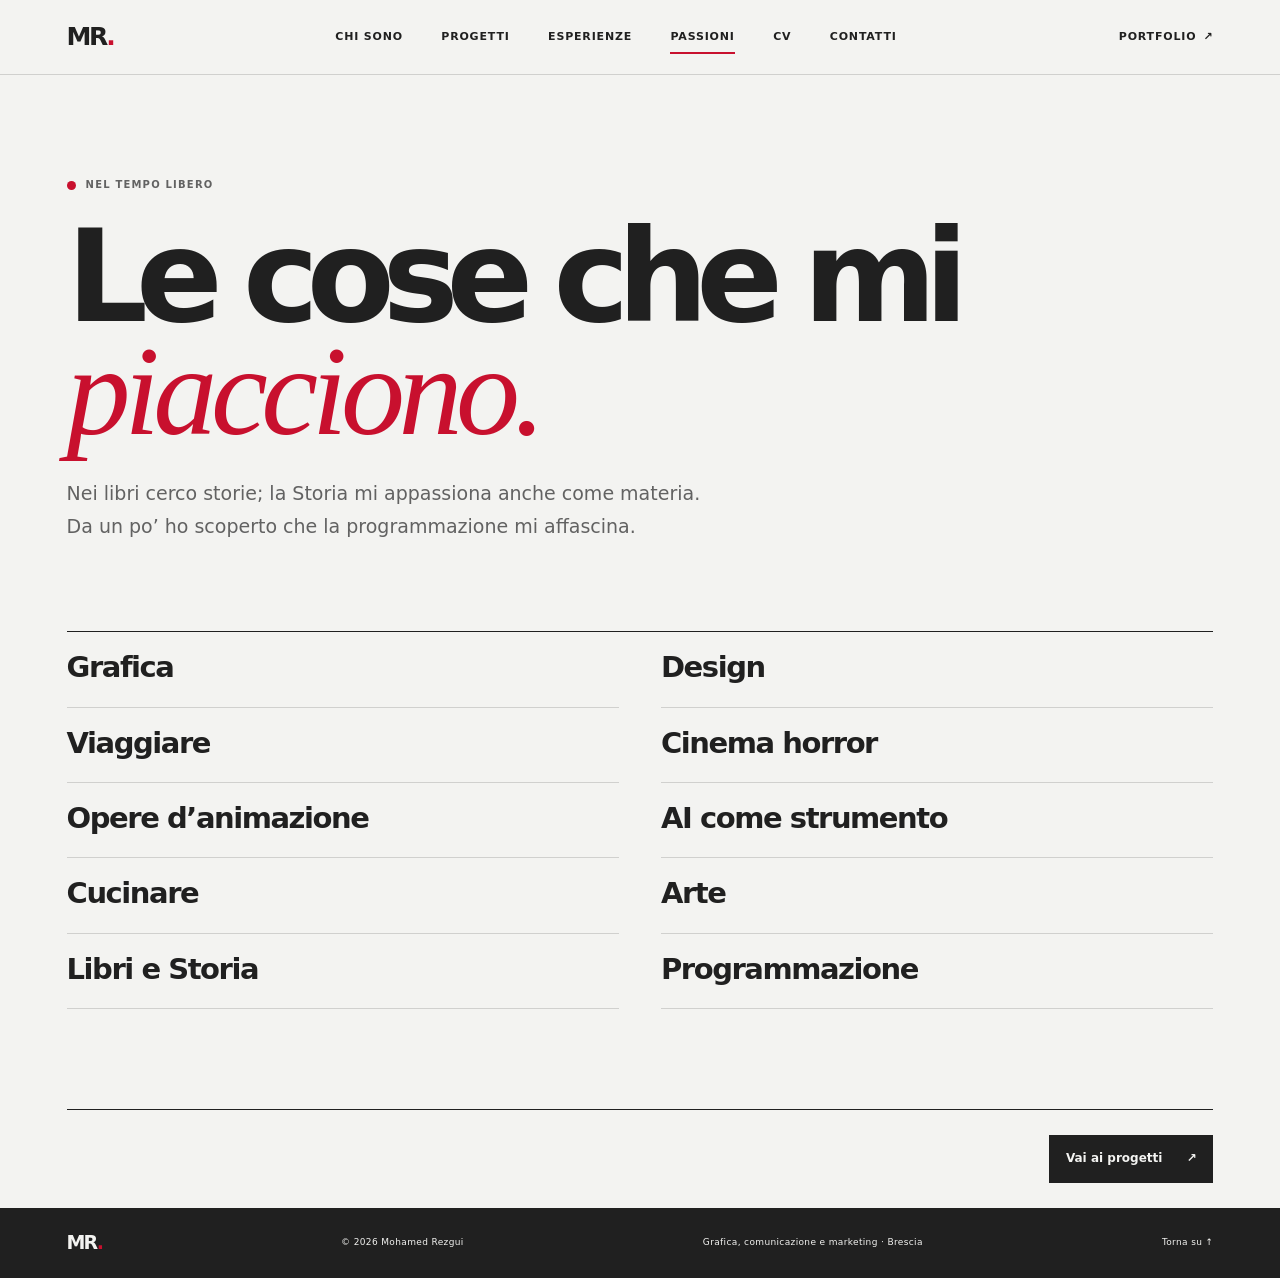
<file: passioni.html>
<!doctype html>
<html lang="it">
<head>
  <meta charset="utf-8">
  <meta name="viewport" content="width=device-width, initial-scale=1">
  <meta name="color-scheme" content="light">
  <meta name="description" content="Le passioni di Mohamed Rezgui: grafica, design, viaggi, cinema horror, animazione, intelligenza artificiale, cucina, arte, lettura e programmazione.">
  <meta name="theme-color" content="#f3f3f1">
  <meta property="og:type" content="website">
  <meta property="og:title" content="Passioni — Mohamed Rezgui">
  <meta property="og:description" content="Grafica, design, viaggi, cinema horror, animazione, intelligenza artificiale, cucina, arte, libri, Storia e programmazione: gli interessi personali di Mohamed Rezgui.">
  <title>Passioni — Mohamed Rezgui</title>
  <link rel="icon" type="image/svg+xml" href="assets/favicon.svg">
  <link rel="stylesheet" href="styles.css?v=20261105-ripetizioni">
  <script src="main.js?v=20261105-ux" defer></script>
</head>
<body>
  <a class="skip-link" href="#contenuto">Vai al contenuto</a>

  <header class="site-header">
    <div class="container header-inner">
      <a class="wordmark" href="index.html#home" aria-label="Mohamed Rezgui, torna alla home">MR<span>.</span></a>
      <nav class="site-nav" id="site-nav" aria-label="Navigazione principale">
        <a href="index.html#chi-sono">Chi sono</a>
        <a href="index.html#progetti">Progetti</a>
        <a href="index.html#esperienze">Esperienze</a>
        <a href="passioni.html" aria-current="page">Passioni</a>
        <a href="cv.html">CV</a>
        <a href="index.html#contatti">Contatti</a>
      </nav>
      <div class="header-actions">
        <a class="header-link" href="index.html#progetti">Portfolio <span aria-hidden="true">↗</span></a>
        <button class="icon-button menu-toggle" type="button" aria-label="Apri il menu" aria-expanded="false" aria-controls="site-nav" data-menu-toggle>
          <span aria-hidden="true" data-menu-icon>+</span>
        </button>
      </div>
    </div>
  </header>

  <main id="contenuto">
    <section class="passion-intro section-shell" aria-labelledby="passion-title">
      <div class="container">
        <p class="eyebrow"><span class="eyebrow-mark" aria-hidden="true"></span> Nel tempo libero</p>
        <h1 id="passion-title">Le cose che mi <span>piacciono.</span></h1>
        <p class="passion-intro-copy">Nei libri cerco storie; la Storia mi appassiona anche come materia. Da un po’ ho scoperto che la programmazione mi affascina.</p>
      </div>
    </section>

    <section class="passion-list-section section-shell" aria-label="Le mie passioni">
      <div class="container">
        <ul class="passion-list">
          <li>
            <h2>Grafica</h2>
          </li>
          <li>
            <h2>Design</h2>
          </li>
          <li>
            <h2>Viaggiare</h2>
          </li>
          <li>
            <h2>Cinema horror</h2>
          </li>
          <li>
            <h2>Opere d’animazione</h2>
          </li>
          <li>
            <h2>AI come strumento</h2>
          </li>
          <li>
            <h2>Cucinare</h2>
          </li>
          <li>
            <h2>Arte</h2>
          </li>
          <li>
            <h2>Libri e Storia</h2>
          </li>
          <li>
            <h2>Programmazione</h2>
          </li>
        </ul>
        <div class="passion-next">
          <a class="button button-dark" href="index.html#progetti">Vai ai progetti <span aria-hidden="true">↗</span></a>
        </div>
      </div>
    </section>
  </main>

  <footer class="site-footer">
    <div class="container footer-inner">
      <a class="wordmark" href="index.html#home" aria-label="Torna alla home">MR<span>.</span></a>
      <p>© 2026 Mohamed Rezgui</p>
      <p>Grafica, comunicazione e marketing · Brescia</p>
      <a class="back-to-top" href="#contenuto">Torna su ↑</a>
    </div>
  </footer>
</body>
</html>
</file>
<file: styles.css>
:root {
  color-scheme: light;
  --paper: #f3f3f1;
  --surface: #ffffff;
  --ink: #202020;
  --muted: #626262;
  --line: #d0d0ce;
  --accent: #c8102e;
  --accent-bg: #c8102e;
  --accent-soft: #e7e7e5;
  --paper-highlight: #ffffff;
  --serif: Georgia, "Times New Roman", serif;
  --sans: system-ui, -apple-system, BlinkMacSystemFont, "Segoe UI", sans-serif;
  --page-width: 1320px;
  --page-gutter: clamp(22px, 5.2vw, 82px);
  font-family: var(--sans);
  font-synthesis: none;
  text-rendering: optimizeLegibility;
  -webkit-font-smoothing: antialiased;
  -moz-osx-font-smoothing: grayscale;
  scroll-behavior: smooth;
  scroll-padding-top: 88px;
}

* {
  box-sizing: border-box;
}

body {
  margin: 0;
  background: var(--paper);
  color: var(--ink);
  font-size: 16px;
  line-height: 1.65;
}

img {
  display: block;
  max-width: 100%;
}

a {
  color: inherit;
}

button,
a {
  -webkit-tap-highlight-color: transparent;
}

button {
  color: inherit;
  font: inherit;
}

::selection {
  background: var(--accent-bg);
  color: #ffffff;
}

.container {
  width: min(100% - var(--page-gutter) * 2, var(--page-width));
  margin-inline: auto;
}

.skip-link {
  position: fixed;
  z-index: 20;
  top: 10px;
  left: 10px;
  padding: 10px 16px;
  transform: translateY(-160%);
  background: var(--ink);
  color: var(--paper);
}

.skip-link:focus {
  transform: translateY(0);
}

.site-header {
  position: sticky;
  z-index: 10;
  top: 0;
  border-bottom: 1px solid var(--line);
  background: var(--paper);
}

.header-inner {
  display: flex;
  min-height: 74px;
  align-items: center;
  justify-content: space-between;
  gap: 30px;
}

.wordmark {
  flex: 0 0 auto;
  font-family: var(--sans);
  font-size: 25px;
  font-weight: 700;
  letter-spacing: -0.1em;
  text-decoration: none;
}

.wordmark span {
  color: var(--accent);
}

.site-nav,
.header-actions {
  display: flex;
  align-items: center;
}

.site-nav {
  gap: clamp(20px, 3vw, 44px);
}

.site-nav a,
.header-link {
  font-size: 11px;
  font-weight: 700;
  letter-spacing: 0.075em;
  text-decoration: none;
  text-transform: uppercase;
}

.site-nav a {
  position: relative;
  padding-block: 9px;
}

.site-nav a::after {
  position: absolute;
  right: 0;
  bottom: 1px;
  left: 0;
  height: 2px;
  transform: scaleX(0);
  transform-origin: left;
  background: var(--accent);
  content: "";
  transition: transform 180ms ease;
}

.site-nav a:hover::after,
.site-nav a:focus-visible::after,
.site-nav a[aria-current="location"]::after,
.site-nav a[aria-current="page"]::after {
  transform: scaleX(1);
}

.header-actions {
  gap: 17px;
}

.header-link {
  display: inline-flex;
  align-items: center;
  gap: 7px;
}

.icon-button {
  display: grid;
  width: 40px;
  height: 40px;
  place-items: center;
  border: 1px solid var(--ink);
  border-radius: 50%;
  background: transparent;
  cursor: pointer;
  transition: background-color 160ms ease, color 160ms ease;
}

.icon-button:hover {
  background: var(--ink);
  color: var(--paper);
}

.menu-toggle {
  display: none;
  font-size: 21px;
}

.hero {
  position: relative;
  padding-top: clamp(62px, 8vw, 116px);
  background: var(--paper);
}

.hero-grid {
  display: grid;
  min-height: 520px;
  grid-template-columns: minmax(0, 1.45fr) minmax(280px, 0.65fr);
  align-items: center;
  gap: clamp(38px, 7vw, 102px);
}

.hero-copy {
  position: relative;
  z-index: 1;
}

.eyebrow {
  display: flex;
  flex-wrap: wrap;
  align-items: center;
  gap: 10px;
  margin: 0 0 25px;
  color: var(--muted);
  font-size: 10px;
  font-weight: 700;
  letter-spacing: 0.12em;
  text-transform: uppercase;
}

.eyebrow-mark {
  width: 9px;
  height: 9px;
  flex: 0 0 auto;
  border-radius: 50%;
  background: var(--accent);
}

.eyebrow-date {
  margin-left: 9px;
  padding-left: 17px;
  border-left: 1px solid var(--line);
}

.hero h1 {
  max-width: 900px;
  margin: 0;
  font-size: clamp(54px, 8.6vw, 120px);
  font-weight: 700;
  letter-spacing: -0.09em;
  line-height: 0.91;
}

.hero h1 span {
  display: block;
  margin-top: 0.08em;
  color: var(--accent);
  font-family: var(--serif);
  font-size: 1.04em;
  font-weight: 400;
  font-style: italic;
  letter-spacing: -0.045em;
  line-height: 0.9;
}

.hero-intro {
  max-width: 540px;
  margin: 31px 0 0;
  font-size: clamp(17px, 1.7vw, 20px);
  line-height: 1.55;
}

.hero-location {
  margin: 11px 0 0;
  color: var(--muted);
  font-size: 13px;
}

.hero-actions {
  display: flex;
  flex-wrap: wrap;
  gap: 11px;
  margin-top: 26px;
}

.button {
  display: inline-flex;
  min-height: 48px;
  align-items: center;
  justify-content: center;
  gap: 24px;
  padding: 11px 16px;
  border: 1px solid var(--ink);
  font-size: 12px;
  font-weight: 700;
  text-decoration: none;
  transition: background-color 150ms ease, color 150ms ease;
}

.button-dark {
  background: var(--ink);
  color: var(--paper);
}

.button-dark:hover {
  border-color: var(--accent);
  background: var(--accent);
  color: var(--paper);
}

.button-outline {
  background: transparent;
}

.button-outline:hover {
  background: var(--accent-soft);
  color: var(--ink);
}

.hero-note {
  display: flex;
  flex-wrap: wrap;
  gap: 16px;
  margin: 31px 0 0;
  color: var(--muted);
  font-size: 9px;
  font-weight: 700;
  letter-spacing: 0.12em;
  text-transform: uppercase;
}

.hero-note span + span::before {
  margin-right: 16px;
  color: var(--accent);
  content: "/";
}

.portrait-wrap {
  position: relative;
  width: min(100%, 350px);
  justify-self: center;
  margin-right: 13px;
  margin-bottom: 15px;
}

.portrait-wrap::before {
  position: absolute;
  z-index: 0;
  inset: 14px -14px -14px 14px;
  border: 1px solid var(--ink);
  content: "";
}

.portrait-frame {
  position: relative;
  z-index: 1;
  aspect-ratio: 290 / 389;
  background: var(--accent-soft);
}

.portrait-frame img {
  width: 100%;
  height: auto;
  object-fit: contain;
}

.portrait-stamp {
  position: absolute;
  z-index: 2;
  right: -20px;
  bottom: -34px;
  display: grid;
  width: 112px;
  height: 112px;
  place-items: center;
  border-radius: 50%;
  background: var(--accent-bg);
  color: #ffffff;
  text-decoration: none;
  transition: transform 180ms ease;
}

.portrait-stamp:hover {
  transform: rotate(-8deg);
}

.stamp-label {
  display: grid;
  gap: 0;
  font-size: 12px;
  font-weight: 700;
  text-align: center;
}

.stamp-label span {
  font-size: 20px;
  line-height: 1;
}

.portrait-index {
  margin-top: 12px;
  color: var(--muted);
  font-size: 9px;
  font-weight: 700;
  letter-spacing: 0.1em;
  text-align: right;
  text-transform: uppercase;
}

.portrait-index span {
  color: var(--accent);
}

.hero-bottom {
  display: flex;
  justify-content: space-between;
  margin-top: clamp(64px, 8vw, 105px);
  padding-block: 14px;
  border-top: 1px solid var(--ink);
  color: var(--muted);
  font-size: 9px;
  font-weight: 700;
  letter-spacing: 0.12em;
  text-transform: uppercase;
}

.scroll-cue {
  display: flex;
  align-items: center;
  gap: 9px;
}

.scroll-cue span {
  color: var(--accent);
  font-size: 15px;
}

.about-section,
.experience-section,
.projects-section,
.contact-section {
  padding-block: clamp(84px, 11vw, 150px);
}

.about-section {
  background: var(--surface);
}

.section-heading {
  max-width: 940px;
  margin-bottom: clamp(38px, 6vw, 76px);
}

.section-number {
  color: var(--accent);
}

.section-heading h2 {
  max-width: 960px;
  margin: 0;
  font-size: clamp(40px, 6.1vw, 82px);
  font-weight: 700;
  letter-spacing: -0.08em;
  line-height: 0.99;
}

.section-heading h2 span {
  color: var(--muted);
  font-family: var(--serif);
  font-weight: 400;
  font-style: italic;
  letter-spacing: -0.04em;
}

.about-grid {
  display: grid;
  grid-template-columns: minmax(0, 1.2fr) minmax(300px, 0.8fr);
  gap: clamp(44px, 8vw, 118px);
}

.about-copy {
  max-width: 670px;
  font-size: 16px;
  line-height: 1.8;
}

.about-copy p {
  margin: 0 0 20px;
}

.stats-grid {
  display: grid;
  grid-template-columns: repeat(2, minmax(0, 1fr));
  align-content: start;
  gap: 24px 20px;
}

.stat {
  min-height: 110px;
  padding-top: 12px;
  border-top: 1px solid var(--line);
}

.stat-number {
  display: block;
  font-size: clamp(38px, 5vw, 58px);
  font-weight: 700;
  letter-spacing: -0.09em;
  line-height: 1;
}

.stat-suffix {
  margin-left: 4px;
  color: var(--muted);
  font-size: 0.43em;
  letter-spacing: -0.03em;
}

.stat p {
  max-width: 170px;
  margin: 8px 0 0;
  color: var(--muted);
  font-size: 11px;
  line-height: 1.45;
}

.skills-row {
  display: grid;
  grid-template-columns: 170px minmax(0, 1fr);
  gap: 24px;
  margin-top: clamp(54px, 8vw, 100px);
  padding-top: 19px;
  border-top: 1px solid var(--ink);
}

.skills-row h3,
.subheading {
  margin: 0;
  font-size: 17px;
  font-weight: 700;
  letter-spacing: -0.04em;
}

.skill-list {
  display: flex;
  flex-wrap: wrap;
  gap: 0 16px;
  margin: 0;
  padding: 0;
  list-style: none;
}

.skill-list li {
  padding-block: 3px 7px;
  border-bottom: 1px solid var(--line);
  font-size: 12px;
}

.resume-grid {
  display: grid;
  grid-template-columns: minmax(0, 1.2fr) minmax(290px, 0.8fr);
  gap: clamp(52px, 9vw, 128px);
}

.subheading {
  padding-bottom: 14px;
  border-bottom: 1px solid var(--ink);
}

.timeline {
  display: grid;
  margin: 0;
  padding: 0;
  list-style: none;
}

.timeline li {
  display: grid;
  grid-template-columns: 72px minmax(0, 1fr);
  align-items: start;
  gap: 19px;
  padding: 22px 0;
  border-bottom: 1px solid var(--line);
}

.company-logo {
  width: 72px;
  height: 42px;
  object-fit: contain;
  object-position: left center;
}

.timeline h4 {
  margin: 0;
  font-size: 14px;
  font-weight: 700;
  line-height: 1.4;
}

.timeline p {
  margin: 7px 0 0;
  font-size: 12px;
  line-height: 1.6;
}

.timeline .timeline-meta,
.project-meta {
  color: var(--muted);
  font-size: 10px;
  font-weight: 600;
  letter-spacing: 0.035em;
}

.education-column .timeline li {
  grid-template-columns: minmax(0, 1fr);
}

.education-column .timeline li::before {
  display: none;
}

.languages {
  margin-top: 38px;
}

.languages p {
  margin: 15px 0 0;
  font-size: 13px;
}

.text-link {
  display: inline-flex;
  align-items: center;
  gap: 12px;
  margin-top: 24px;
  padding-bottom: 5px;
  border-bottom: 1px solid var(--ink);
  font-size: 12px;
  font-weight: 700;
  text-decoration: none;
}

.projects-section {
  background: var(--accent-soft);
}

.projects-section .section-heading {
  display: flex;
  justify-content: space-between;
}

.projects-section .section-heading h2 {
  max-width: 780px;
}

.projects-section .section-heading h2 span {
  color: var(--accent);
}

.project {
  min-width: 0;
}

.project-featured {
  display: grid;
  grid-template-columns: minmax(0, 1fr) minmax(0, 1.05fr);
  align-items: start;
  gap: clamp(32px, 6.4vw, 90px);
  padding: clamp(18px, 2.5vw, 34px);
  border: 1px solid var(--ink);
  background: var(--surface);
}

.project-image {
  position: relative;
  background: var(--accent-soft);
}

.project-image img {
  width: 100%;
  height: 100%;
  object-fit: contain;
  transition: transform 300ms cubic-bezier(0.2, 0.65, 0.3, 1);
}

.project-image-link {
  display: block;
  cursor: zoom-in;
}

.project-image > .project-image-link {
  width: 100%;
  height: 100%;
}

.project-image-link:focus-visible {
  outline-offset: -4px;
}

.project:hover .project-image img {
  transform: none;
}

.featured-image {
  min-height: 500px;
  background: var(--accent-bg);
}

.featured-image img {
  object-position: center;
}

.project-copy {
  padding-top: 13px;
}

.project-kicker {
  display: flex;
  align-items: center;
  gap: 13px;
  margin: 0 0 22px;
  color: var(--muted);
  font-size: 9px;
  font-weight: 700;
  letter-spacing: 0.13em;
  text-transform: uppercase;
}

.project .company-logo.project-logo {
  width: 120px;
  height: 56px;
  margin: 0 0 17px;
  object-position: left center;
}

.project h3 {
  max-width: 650px;
  margin: 0;
  font-size: clamp(29px, 4vw, 48px);
  font-weight: 700;
  letter-spacing: -0.075em;
  line-height: 1;
}

.project-copy > p:not(.project-kicker):not(.project-meta),
.project-grid article > p:not(.project-kicker):not(.project-meta) {
  font-size: 13px;
  line-height: 1.75;
}

.project-copy > p:not(.project-kicker):not(.project-meta) {
  max-width: 600px;
  margin: 19px 0 23px;
}

.project-gallery {
  display: grid;
  grid-template-columns: repeat(2, minmax(0, 1fr));
  gap: 10px;
}

.project-gallery img {
  width: 100%;
  height: auto;
  align-self: start;
  object-fit: contain;
}

.project-grid {
  display: grid;
  grid-template-columns: repeat(12, minmax(0, 1fr));
  align-items: start;
  gap: clamp(52px, 7vw, 88px) 28px;
  padding-top: clamp(58px, 8vw, 112px);
}

.project-grid .project:nth-child(1) {
  grid-column: 1 / span 5;
}

.project-grid .project:nth-child(2) {
  grid-column: 8 / span 5;
  margin-top: 108px;
}

.project-grid .project:nth-child(3) {
  grid-column: 2 / span 5;
}

.project-grid .project:nth-child(4) {
  grid-column: 8 / span 5;
  margin-top: 108px;
}

.project-grid .project {
  padding-bottom: 23px;
  border-bottom: 1px solid var(--ink);
  background: var(--surface);
}

.project-grid .project > :not(.project-image) {
  margin-right: 22px;
  margin-left: 22px;
}

.project-grid .project-image {
  height: clamp(290px, 42vw, 520px);
  margin-bottom: 20px;
}

.project-grid .project:nth-child(2) .project-image {
  height: clamp(290px, 38vw, 460px);
}

.project-grid .project:nth-child(3) .project-image {
  height: clamp(260px, 35vw, 420px);
}

.project-grid .project:nth-child(4) .project-image {
  height: clamp(245px, 31vw, 370px);
}

.project-grid .project-image-square {
  display: grid;
  place-items: center;
  background: var(--accent-soft);
}

.project-grid .project-image-square img {
  width: min(100%, 350px);
  height: auto;
}

.project-grid .project h3 {
  font-size: clamp(25px, 3vw, 38px);
}

.project-grid article > p:not(.project-kicker):not(.project-meta) {
  margin: 15px 22px 0;
}

.contact-section {
  background: var(--accent-bg);
  color: #ffffff;
}

.contact-grid {
  display: grid;
  grid-template-columns: minmax(0, 0.9fr) minmax(340px, 1.1fr);
  align-items: end;
  gap: clamp(42px, 9vw, 130px);
}

.contact-grid .eyebrow,
.contact-list a > span:first-child {
  color: #ffffff;
}

.contact-grid h2 {
  margin: 0;
  font-size: clamp(64px, 7.5vw, 112px);
  font-weight: 700;
  letter-spacing: -0.095em;
  line-height: 0.9;
}

.contact-grid h2 span {
  color: var(--paper-highlight);
  font-family: var(--serif);
  font-weight: 400;
  font-style: italic;
}

.contact-intro {
  margin: 21px 0 0;
  font-size: 13px;
}

.contact-list {
  border-top: 1px solid rgb(255 255 255 / 50%);
}

.contact-list a {
  display: grid;
  grid-template-columns: 86px minmax(0, 1fr) 22px;
  align-items: center;
  gap: 14px;
  min-height: 66px;
  border-bottom: 1px solid rgb(255 255 255 / 50%);
  text-decoration: none;
}

.contact-list a > span:first-child {
  font-size: 10px;
  font-weight: 700;
  text-transform: uppercase;
}

.contact-list strong {
  overflow-wrap: anywhere;
  font-size: 13px;
  font-weight: 500;
}

.contact-arrow {
  justify-self: end;
  font-size: 17px;
  transition: transform 150ms ease;
}

.contact-list a:hover .contact-arrow {
  transform: translate(3px, -3px);
}

.site-footer {
  padding-block: 19px;
  background: var(--ink);
  color: var(--paper);
}

.footer-inner {
  display: flex;
  flex-wrap: wrap;
  align-items: center;
  justify-content: space-between;
  gap: 12px 22px;
}

.footer-inner p,
.back-to-top {
  margin: 0;
  color: var(--paper);
  font-size: 9px;
  letter-spacing: 0.04em;
  text-decoration: none;
}

.footer-inner .wordmark {
  color: var(--paper);
  font-size: 19px;
}

.project-lightbox {
  width: min(1100px, calc(100% - 32px));
  max-width: none;
  max-height: calc(100% - 32px);
  padding: clamp(12px, 2vw, 22px);
  border: 1px solid var(--line);
  background: var(--ink);
  color: var(--paper);
}

.project-lightbox::backdrop {
  background: rgb(20 20 20 / 88%);
}

.lightbox-toolbar {
  display: flex;
  align-items: center;
  justify-content: space-between;
  gap: 20px;
  margin-bottom: 12px;
}

.lightbox-toolbar p {
  margin: 0;
  color: var(--paper);
  font-size: 10px;
  font-weight: 700;
  letter-spacing: 0.1em;
  text-transform: uppercase;
}

.lightbox-close {
  display: inline-flex;
  min-height: 42px;
  align-items: center;
  gap: 10px;
  padding: 8px 12px;
  border: 1px solid rgb(255 255 255 / 45%);
  background: transparent;
  color: var(--paper);
  cursor: pointer;
  font-size: 12px;
}

.lightbox-close:hover {
  background: var(--paper);
  color: var(--ink);
}

.lightbox-close span {
  font-size: 20px;
  line-height: 1;
}

.project-lightbox figure {
  display: grid;
  grid-template-rows: minmax(0, 1fr) auto;
  gap: 10px;
  height: min(78vh, 820px);
  margin: 0;
}

.project-lightbox figure img {
  width: 100%;
  height: 100%;
  min-height: 0;
  object-fit: contain;
}

.project-lightbox figcaption {
  color: rgb(255 255 255 / 76%);
  font-size: 11px;
}

:focus-visible {
  outline: 3px solid var(--accent);
  outline-offset: 4px;
}

@media (max-width: 900px) {
  .hero-grid {
    grid-template-columns: minmax(0, 1.2fr) minmax(230px, 0.75fr);
    gap: 42px;
  }

  .hero h1 {
    font-size: clamp(55px, 9vw, 83px);
  }

  .portrait-stamp {
    right: -20px;
    bottom: -30px;
    width: 96px;
    height: 96px;
  }

  .about-grid,
  .resume-grid {
    grid-template-columns: minmax(0, 1fr);
  }

  .stats-grid {
    grid-template-columns: repeat(4, minmax(0, 1fr));
  }

  .stat {
    min-height: 118px;
  }

  .stat-number {
    font-size: 42px;
  }

  .contact-grid {
    grid-template-columns: minmax(0, 1fr) minmax(320px, 1fr);
    gap: 38px;
  }
}

@media (max-width: 760px) {
  :root {
    scroll-padding-top: 72px;
  }

  .header-inner {
    min-height: 64px;
    gap: 12px;
  }

  .header-actions {
    gap: 9px;
  }

  .header-link {
    display: none;
  }

  .menu-toggle {
    display: grid;
  }

  .site-nav {
    position: absolute;
    top: 63px;
    right: 0;
    left: 0;
    display: none;
    align-items: stretch;
    gap: 0;
    padding: 9px var(--page-gutter) 16px;
    border-bottom: 1px solid var(--line);
    background: var(--paper);
  }

  .site-nav.is-open {
    display: grid;
  }

  .site-nav a {
    padding-block: 12px;
    border-bottom: 1px solid var(--line);
  }

  .site-nav a::after {
    display: none;
  }

  .contact-grid {
    grid-template-columns: minmax(0, 1fr);
  }
}

@media (max-width: 680px) {
  :root {
    --page-gutter: 22px;
  }

  .project-lightbox {
    width: calc(100% - 20px);
    max-height: calc(100% - 20px);
    padding: 12px;
  }

  .project-lightbox figure {
    height: min(72vh, 720px);
  }

  .project-gallery {
    grid-template-columns: minmax(0, 1fr);
  }

  .hero {
    padding-top: 57px;
  }

  .hero-grid {
    grid-template-columns: minmax(0, 1fr);
    gap: 40px;
  }

  .hero h1 {
    font-size: clamp(54px, 14vw, 82px);
  }

  .hero-intro {
    margin-top: 23px;
    font-size: 17px;
  }

  .portrait-wrap {
    width: min(77%, 310px);
    justify-self: center;
    margin-right: 7px;
  }

  .portrait-stamp {
    right: -18px;
    bottom: -30px;
  }

  .hero-bottom {
    margin-top: 65px;
  }

  .section-heading h2 {
    font-size: clamp(39px, 11.5vw, 63px);
  }

  .about-grid {
    gap: 27px;
  }

  .about-copy {
    font-size: 15px;
  }

  .stats-grid {
    grid-template-columns: repeat(2, minmax(0, 1fr));
  }

  .stat {
    min-height: 94px;
  }

  .stat-number {
    font-size: 40px;
  }

  .skills-row {
    grid-template-columns: minmax(0, 1fr);
    gap: 13px;
  }

  .resume-grid {
    gap: 50px;
  }

  .timeline li {
    grid-template-columns: 58px minmax(0, 1fr);
    gap: 12px;
  }

  .company-logo {
    width: 58px;
    height: 36px;
  }

  .education-column .timeline li {
    grid-template-columns: minmax(0, 1fr);
  }

  .projects-section .section-heading {
    display: block;
  }

  .project-featured {
    grid-template-columns: minmax(0, 1fr);
    gap: 28px;
  }

  .featured-image {
    min-height: 0;
    aspect-ratio: 0.82;
  }

  .project-copy {
    padding-top: 0;
  }

  .project-grid {
    grid-template-columns: minmax(0, 1fr);
    gap: 56px;
  }

  .project-grid .project:nth-child(n) {
    grid-column: 1;
    margin-top: 0;
  }

  .project-grid .project:nth-child(even) {
    width: 91%;
    justify-self: end;
  }

  .project-grid .project > :not(.project-image) {
    margin-right: 16px;
    margin-left: 16px;
  }

  .project-grid article > p:not(.project-kicker):not(.project-meta) {
    margin: 15px 16px 0;
  }

  .project-grid .project-image,
  .project-grid .project:nth-child(2) .project-image,
  .project-grid .project:nth-child(3) .project-image,
  .project-grid .project:nth-child(4) .project-image {
    height: min(108vw, 420px);
  }

  .contact-grid {
    grid-template-columns: minmax(0, 1fr);
    gap: 36px;
  }

  .contact-grid h2 {
    font-size: clamp(48px, 16vw, 86px);
  }

  .contact-list a {
    grid-template-columns: 72px minmax(0, 1fr) 18px;
    gap: 9px;
    min-height: 60px;
  }

  .contact-list strong {
    font-size: 11px;
  }

  .footer-inner {
    justify-content: flex-start;
  }

  .footer-inner p:nth-of-type(2) {
    flex-basis: 100%;
    order: 1;
  }

  .back-to-top {
    margin-left: auto;
  }
}

@media (min-width: 761px) and (max-width: 1100px) {
  .contact-grid h2 {
    font-size: clamp(48px, 7vw, 76px);
  }
}

@media (prefers-reduced-motion: reduce) {
  *,
  *::before,
  *::after {
    scroll-behavior: auto !important;
    transition-duration: 0.01ms !important;
  }
}

.podcast-listen {
  display: flex;
  width: fit-content;
  max-width: 100%;
  align-items: center;
  gap: 15px;
  margin-top: 23px;
  padding: 9px 16px 9px 9px;
  border: 1px solid var(--ink);
  background: var(--surface);
  color: var(--ink);
  font-size: 10px;
  font-weight: 700;
  text-decoration: none;
  text-transform: uppercase;
  transition: background-color 150ms ease;
}

.podcast-listen:hover {
  background: var(--accent-soft);
}

.podcast-listen img {
  width: 144px;
  height: 144px;
  flex: 0 0 auto;
  background: #fff;
}

.podcast-listen > span {
  display: grid;
  gap: 5px;
}

.podcast-listen strong {
  font-size: 11px;
}

.podcast-listen strong span {
  margin-left: 4px;
}

.cv-intro {
  padding-top: clamp(62px, 8vw, 116px);
}

.cv-intro-grid {
  display: grid;
  grid-template-columns: minmax(0, 1.35fr) minmax(260px, 0.65fr);
  align-items: center;
  gap: clamp(48px, 9vw, 130px);
}

.cv-intro-copy h1 {
  margin: 0;
  font-size: clamp(62px, 10vw, 132px);
  font-weight: 700;
  letter-spacing: -0.095em;
  line-height: 0.88;
}

.cv-intro-copy h1 span {
  display: block;
  color: var(--accent);
  font-family: var(--serif);
  font-weight: 400;
  font-style: italic;
  letter-spacing: -0.05em;
}

.cv-role {
  margin: 26px 0 0;
  font-size: clamp(15px, 2vw, 20px);
  font-weight: 700;
}

.cv-intro-links {
  display: flex;
  flex-wrap: wrap;
  align-items: center;
  gap: 20px;
  margin-top: 25px;
}

.cv-intro-links .text-link {
  margin-top: 0;
}

.cv-portrait {
  position: relative;
  width: min(100%, 300px);
  justify-self: center;
  margin: 0 12px 12px 0;
}

.cv-portrait::before {
  position: absolute;
  z-index: 0;
  inset: 12px -12px -12px 12px;
  border: 1px solid var(--ink);
  content: "";
}

.cv-portrait img {
  position: relative;
  z-index: 1;
  width: 100%;
  height: auto;
  object-fit: contain;
}

.cv-portrait > span {
  display: block;
  margin-top: 12px;
  font-size: 9px;
  font-weight: 700;
  letter-spacing: 0.1em;
  text-align: right;
}

.cv-portrait > span span {
  color: var(--accent);
}

.cv-rule {
  display: flex;
  justify-content: space-between;
  gap: 16px;
  margin-top: clamp(62px, 8vw, 105px);
  padding-block: 13px;
  border-top: 1px solid var(--ink);
  color: var(--muted);
  font-size: 9px;
  font-weight: 700;
  letter-spacing: 0.1em;
  text-transform: uppercase;
}

.cv-experience,
.cv-education,
.cv-skills {
  padding-block: clamp(74px, 9vw, 126px);
}

.cv-section-head h2,
.cv-education-grid h2,
.cv-skills-grid h2 {
  margin: 0;
  font-size: clamp(36px, 5.2vw, 66px);
  font-weight: 700;
  letter-spacing: -0.08em;
  line-height: 1;
}

.cv-section-head h2 span,
.cv-education-grid h2 span,
.cv-skills-grid h2 span {
  color: var(--accent);
  font-family: var(--serif);
  font-weight: 400;
  font-style: italic;
  letter-spacing: -0.035em;
}

.cv-section-head {
  display: flex;
  align-items: end;
  justify-content: space-between;
  gap: 30px;
  margin-bottom: clamp(38px, 6vw, 75px);
}

.cv-timeline {
  margin: 0;
  padding: 0;
  border-top: 1px solid var(--ink);
  list-style: none;
}

.cv-timeline > li {
  display: grid;
  grid-template-columns: minmax(150px, 0.38fr) minmax(0, 1fr);
  gap: clamp(24px, 5vw, 72px);
  padding-block: 25px;
  border-bottom: 1px solid var(--line);
}

.cv-date {
  padding-top: 5px;
  color: var(--muted);
  font-size: 10px;
  font-weight: 700;
  letter-spacing: 0.08em;
}

.cv-entry {
  display: grid;
  grid-template-columns: 72px minmax(0, 1fr);
  align-items: start;
  gap: 19px;
}

.cv-entry .company-logo {
  width: 72px;
  height: 42px;
}

.cv-entry h3,
.cv-education-list h3 {
  margin: 0;
  font-size: 15px;
  font-weight: 700;
  line-height: 1.4;
}

.cv-entry p {
  max-width: 720px;
  margin: 7px 0 0;
  font-size: 12px;
  line-height: 1.65;
}

.cv-entry .cv-meta,
.cv-education-list li > span,
.cv-education-list div > p {
  color: var(--muted);
  font-size: 10px;
  font-weight: 600;
}

.cv-education {
  background: var(--accent-soft);
}

.cv-education-grid,
.cv-skills-grid {
  display: grid;
  grid-template-columns: minmax(230px, 0.78fr) minmax(0, 1.22fr);
  align-items: start;
  gap: clamp(38px, 8vw, 110px);
}

.cv-education-grid > div:first-child .eyebrow,
.cv-skills-grid > div:first-child .eyebrow {
  margin-bottom: 20px;
}

.cv-education-list {
  margin: 0;
  padding: 0;
  border-top: 1px solid var(--ink);
  list-style: none;
}

.cv-education-list li {
  display: grid;
  grid-template-columns: minmax(120px, 0.55fr) minmax(0, 1.45fr);
  gap: 22px;
  padding-block: 19px;
  border-bottom: 1px solid var(--line);
}

.cv-education-list li > span {
  padding-top: 4px;
}

.cv-education-list div > p {
  margin: 6px 0 0;
  line-height: 1.55;
}

.cv-languages {
  margin-top: 40px;
  padding-top: 15px;
  border-top: 1px solid var(--ink);
}

.cv-languages h3 {
  margin: 0;
  font-size: 14px;
}

.cv-languages p {
  margin: 8px 0 0;
  font-size: 12px;
}

.cv-skills {
  background: var(--surface);
}

.cv-skill-list {
  display: flex;
  flex-wrap: wrap;
  gap: 8px;
  margin: 0;
  padding: 0;
  list-style: none;
}

.cv-skill-list li {
  padding: 8px 12px;
  border: 1px solid var(--line);
  border-radius: 99px;
  font-size: 11px;
}

.cv-skill-list li:nth-child(4n + 1) {
  border-color: var(--ink);
}

.cv-contact {
  padding-block: clamp(64px, 8vw, 104px);
  background: var(--accent-bg);
  color: #ffffff;
}

.cv-contact-inner {
  display: grid;
  grid-template-columns: minmax(0, 0.85fr) minmax(320px, 1.15fr);
  align-items: end;
  gap: clamp(38px, 8vw, 110px);
}

.cv-contact .eyebrow {
  color: #ffffff;
}

.cv-contact h2 {
  margin: 0;
  font-size: clamp(48px, 7.2vw, 92px);
  font-weight: 700;
  letter-spacing: -0.09em;
  line-height: 0.9;
}

.cv-contact h2 span {
  color: var(--paper-highlight);
  font-family: var(--serif);
  font-weight: 400;
  font-style: italic;
}

.cv-contact-links {
  display: grid;
  border-top: 1px solid rgb(255 255 255 / 50%);
}

.cv-contact-links a {
  display: flex;
  min-height: 53px;
  align-items: center;
  justify-content: space-between;
  gap: 14px;
  border-bottom: 1px solid rgb(255 255 255 / 50%);
  font-size: 12px;
  text-decoration: none;
}

.cv-contact-links a span {
  font-size: 16px;
}

@media (max-width: 900px) {
  .cv-intro-grid {
    grid-template-columns: minmax(0, 1.2fr) minmax(220px, 0.8fr);
    gap: 40px;
  }

  .cv-education-grid,
  .cv-skills-grid {
    grid-template-columns: minmax(190px, 0.7fr) minmax(0, 1.3fr);
    gap: 36px;
  }
}

@media (max-width: 680px) {
  .cv-intro-grid {
    grid-template-columns: minmax(0, 1fr);
    gap: 38px;
  }

  .cv-intro-copy h1 {
    font-size: clamp(62px, 17vw, 96px);
  }

  .cv-portrait {
    width: min(76%, 290px);
    justify-self: center;
  }

  .cv-rule {
    flex-wrap: wrap;
    justify-content: flex-start;
    gap: 5px 16px;
  }

  .cv-education-grid,
  .cv-skills-grid,
  .cv-contact-inner {
    grid-template-columns: minmax(0, 1fr);
    gap: 25px;
  }

  .cv-section-head h2,
  .cv-education-grid h2,
  .cv-skills-grid h2 {
    font-size: clamp(38px, 11vw, 58px);
  }

  .cv-section-head {
    display: block;
  }

  .cv-section-head h2 {
    margin-top: 16px;
  }

  .cv-timeline > li {
    grid-template-columns: minmax(0, 1fr);
    gap: 11px;
  }

  .cv-date {
    padding: 0;
  }

  .cv-entry {
    grid-template-columns: 58px minmax(0, 1fr);
    gap: 12px;
  }

  .cv-entry .company-logo {
    width: 58px;
    height: 36px;
  }

  .cv-education-list li {
    grid-template-columns: minmax(0, 1fr);
    gap: 7px;
  }

  .cv-contact-inner {
    gap: 35px;
  }
}

@media (max-width: 760px) {
  .cv-contact-inner {
    grid-template-columns: minmax(0, 1fr);
  }
}

@media (min-width: 761px) and (max-width: 1100px) {
  .cv-contact h2 {
    font-size: clamp(48px, 7vw, 76px);
  }
}

.passion-intro {
  padding-top: clamp(62px, 8vw, 116px);
}

.passion-intro h1 {
  max-width: 1000px;
  margin: 0;
  font-size: clamp(58px, 10vw, 132px);
  font-weight: 700;
  letter-spacing: -0.095em;
  line-height: 0.9;
}

.passion-intro h1 span {
  display: block;
  color: var(--accent);
  font-family: var(--serif);
  font-weight: 400;
  font-style: italic;
  letter-spacing: -0.05em;
}

.passion-intro-copy {
  max-width: 660px;
  margin: 28px 0 0;
  color: var(--muted);
  font-size: clamp(16px, 1.8vw, 19px);
  line-height: 1.7;
}

.passion-list-section {
  padding-top: clamp(55px, 7vw, 92px);
}

.passion-list {
  display: grid;
  grid-template-columns: repeat(2, minmax(0, 1fr));
  gap: 0 42px;
  margin: 0;
  padding: 0;
  list-style: none;
  border-top: 1px solid var(--ink);
}

.passion-list li {
  padding: 19px 0 22px;
  border-bottom: 1px solid var(--line);
}

.passion-list h2 {
  margin: 0;
  font-size: clamp(21px, 2.4vw, 29px);
  letter-spacing: -0.05em;
  line-height: 1.15;
}

.passion-next {
  display: flex;
  flex-wrap: wrap;
  align-items: center;
  justify-content: flex-end;
  gap: 22px;
  margin-top: clamp(58px, 8vw, 100px);
  padding-block: 25px;
  border-top: 1px solid var(--ink);
}

@media (max-width: 680px) {
  .passion-intro h1 {
    font-size: clamp(38px, 12vw, 65px);
  }

  .passion-list {
    grid-template-columns: minmax(0, 1fr);
  }

  .passion-list li {
    gap: 12px;
    padding-block: 21px 25px;
  }
}
</file>
